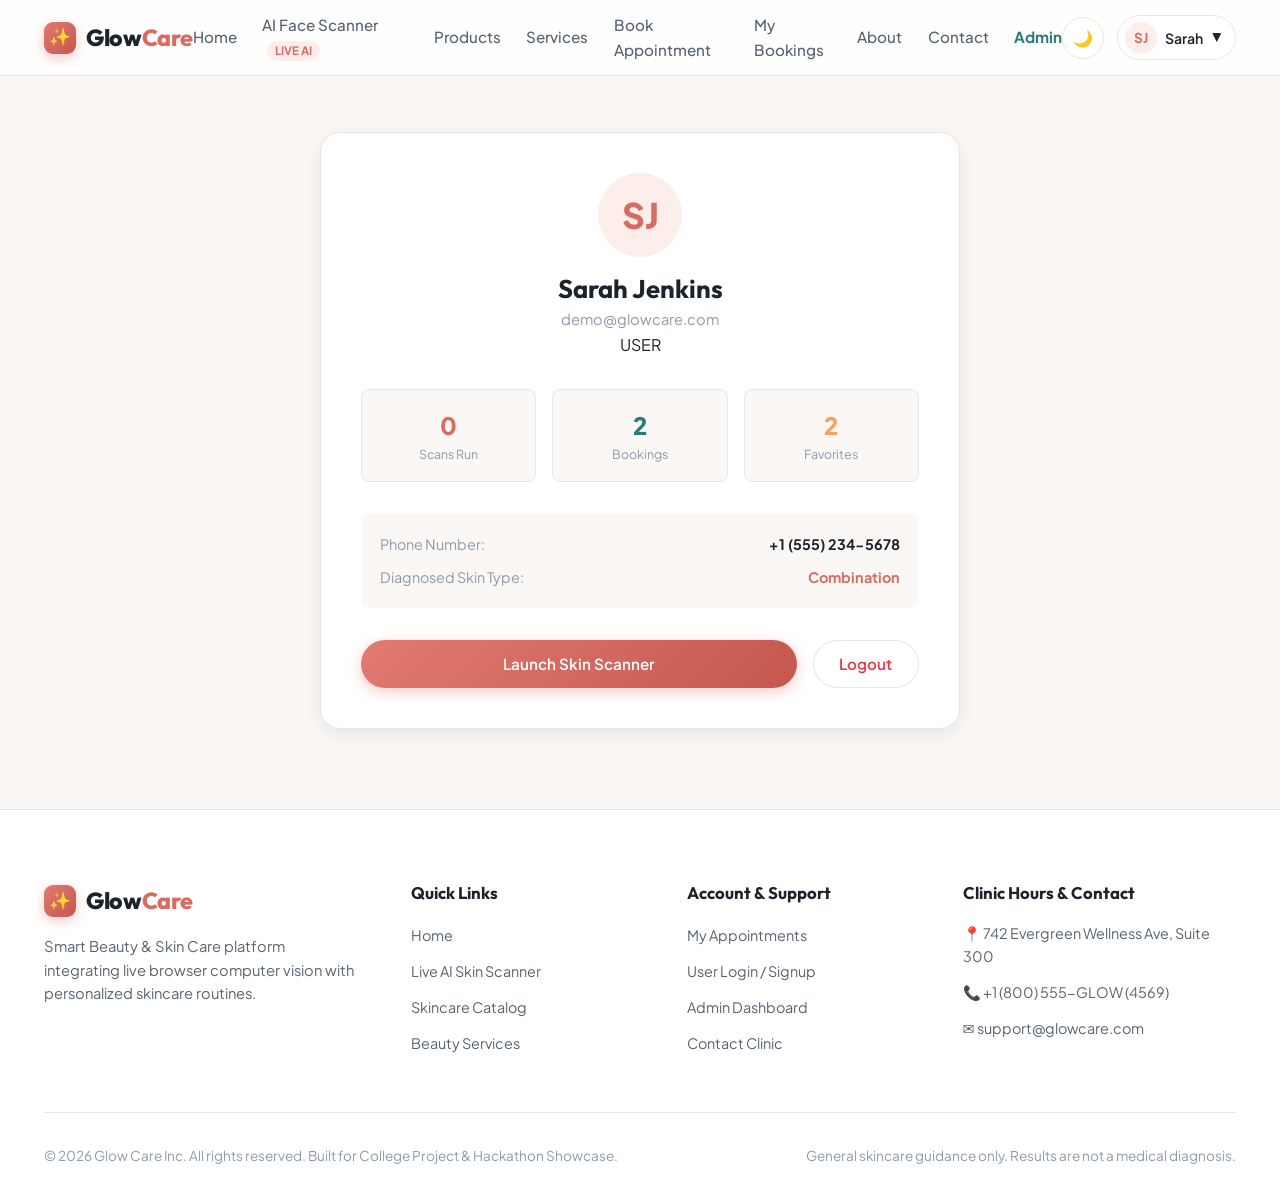
<file: auth.html>
<!DOCTYPE html>
<html lang="en">
<head>
  <meta charset="UTF-8">
  <meta name="viewport" content="width=device-width, initial-scale=1.0">
  <title>Login / Signup & User Profile | Glow Care</title>
  <meta name="description" content="Access your personalized skin health records, favorite products, and appointment history with Glow Care.">
  
  <link rel="stylesheet" href="css/style.css">
  <link rel="icon" href="data:image/svg+xml,<svg xmlns='http://www.w3.org/2000/svg' viewBox='0 0 100 100'><text y='.9em' font-size='90'>👤</text></svg>">
  <style>
    .auth-wrapper-box {
      max-width: 520px;
      margin: 0 auto;
      background: var(--bg-surface);
      border: 1px solid var(--border-light);
      border-radius: var(--radius-lg);
      padding: 2.5rem;
      box-shadow: var(--shadow-md);
    }
    .auth-tabs {
      display: flex;
      border-bottom: 1px solid var(--border-light);
      margin-bottom: 2rem;
    }
    .auth-tab-btn {
      flex: 1;
      padding: 0.8rem;
      font-weight: 700;
      color: var(--text-secondary);
      border-bottom: 3px solid transparent;
      text-align: center;
      cursor: pointer;
    }
    .auth-tab-btn.active {
      color: var(--primary);
      border-bottom-color: var(--primary);
    }
    .demo-login-box {
      margin-top: 1.8rem;
      padding: 1.2rem;
      background: var(--bg-main);
      border-radius: var(--radius-sm);
      border: 1px dashed var(--border-light);
      text-align: center;
    }
  </style>
</head>
<body>

  <!-- Navigation Header -->
  <header class="site-header">
    <div class="container nav-container">
      <a href="index.html" class="brand-logo">
        <div class="brand-sparkle">✨</div>
        <div class="brand-name">Glow<span>Care</span></div>
      </a>

      <nav class="nav-menu">
        <a href="index.html" class="nav-link">Home</a>
        <a href="scanner.html" class="nav-link">
          AI Face Scanner <span class="nav-badge-pill">Live AI</span>
        </a>
        <a href="products.html" class="nav-link">Products</a>
        <a href="services.html" class="nav-link">Services</a>
        <a href="book.html" class="nav-link">Book Appointment</a>
        <a href="my-appointments.html" class="nav-link">My Bookings</a>
        <a href="about.html" class="nav-link">About</a>
        <a href="contact.html" class="nav-link">Contact</a>
        <a href="admin.html" class="nav-link" id="nav-admin-link" style="color:var(--secondary); font-weight:700;">Admin</a>
      </nav>

      <div class="nav-actions">
        <button id="theme-toggle-btn" class="btn-icon" title="Toggle Light/Dark Theme">🌙</button>

        <div class="user-menu-wrapper">
          <button id="user-avatar-btn" class="user-avatar-btn">
            <div id="nav-user-initials" class="avatar-circle">SJ</div>
            <span id="nav-user-name">Sarah</span>
            <span style="font-size:0.75rem;">▼</span>
          </button>
          
          <div id="user-dropdown-panel" class="dropdown-panel">
            <div class="dropdown-header">
              <div class="name">Sarah Jenkins</div>
              <div class="email">demo@glowcare.com</div>
            </div>
            <a href="my-appointments.html" class="dropdown-item">📅 My Appointments</a>
            <a href="scanner.html" class="dropdown-item">🔬 My Skin Scan</a>
            <a href="auth.html" class="dropdown-item">👤 Account Profile</a>
            <a href="admin.html" class="dropdown-item">⚙️ Admin Dashboard</a>
            <div class="dropdown-divider"></div>
            <button onclick="handleLogout()" class="dropdown-item" style="color:var(--status-danger);">🚪 Logout</button>
          </div>
        </div>

        <button class="mobile-nav-toggle btn-icon" aria-label="Toggle navigation">
          <span></span>
          <span></span>
          <span></span>
        </button>
      </div>
    </div>
  </header>

  <!-- Main Auth Section -->
  <main style="padding: 3.5rem 0 5rem;">
    <div class="container">

      <!-- Logged-in Profile View (Shown when user is logged in) -->
      <div id="auth-profile-card" class="auth-wrapper-box" style="display:none; max-width:640px;">
        <div style="text-align:center; margin-bottom:2rem;">
          <div style="width:84px; height:84px; border-radius:50%; background:var(--primary-light); color:var(--primary); font-size:2.2rem; font-weight:800; display:flex; align-items:center; justify-content:center; margin:0 auto 1rem;">
            SJ
          </div>
          <h2 id="profile-name" style="font-size:1.6rem; margin-bottom:0.2rem;">Sarah Jenkins</h2>
          <div id="profile-email" style="color:var(--text-muted); font-size:0.92rem;">demo@glowcare.com</div>
          <span id="profile-role" class="status-pill status-confirmed" style="margin-top:0.6rem;">USER</span>
        </div>

        <!-- Stats Grid -->
        <div style="display:grid; grid-template-columns:repeat(3, 1fr); gap:1rem; margin-bottom:2rem; text-align:center;">
          <div style="background:var(--bg-main); padding:1rem; border-radius:var(--radius-sm); border:1px solid var(--border-light);">
            <div id="profile-stat-scans" style="font-size:1.5rem; font-weight:800; color:var(--primary);">1</div>
            <div style="font-size:0.78rem; color:var(--text-muted);">Scans Run</div>
          </div>
          <div style="background:var(--bg-main); padding:1rem; border-radius:var(--radius-sm); border:1px solid var(--border-light);">
            <div id="profile-stat-appts" style="font-size:1.5rem; font-weight:800; color:var(--secondary);">2</div>
            <div style="font-size:0.78rem; color:var(--text-muted);">Bookings</div>
          </div>
          <div style="background:var(--bg-main); padding:1rem; border-radius:var(--radius-sm); border:1px solid var(--border-light);">
            <div id="profile-stat-favs" style="font-size:1.5rem; font-weight:800; color:var(--accent-peach);">2</div>
            <div style="font-size:0.78rem; color:var(--text-muted);">Favorites</div>
          </div>
        </div>

        <!-- Details -->
        <div style="background:var(--bg-main); border-radius:var(--radius-sm); padding:1.2rem; margin-bottom:2rem; font-size:0.9rem; display:flex; flex-direction:column; gap:0.6rem;">
          <div style="display:flex; justify-content:space-between;">
            <span style="color:var(--text-muted);">Phone Number:</span>
            <strong id="profile-phone">+1 (555) 234-5678</strong>
          </div>
          <div style="display:flex; justify-content:space-between;">
            <span style="color:var(--text-muted);">Diagnosed Skin Type:</span>
            <strong id="profile-skintype" style="color:var(--primary);">Combination</strong>
          </div>
        </div>

        <div style="display:flex; gap:1rem;">
          <a href="scanner.html" class="btn btn-primary" style="flex:1;">Launch Skin Scanner</a>
          <button id="btn-profile-logout" class="btn btn-secondary" style="color:var(--status-danger);">Logout</button>
        </div>
      </div>

      <!-- Auth Forms Container (Login / Signup) -->
      <div id="auth-forms-container" class="auth-wrapper-box">
        <div class="auth-tabs">
          <div id="tab-login-btn" class="auth-tab-btn active">Sign In</div>
          <div id="tab-signup-btn" class="auth-tab-btn">Create Account</div>
        </div>

        <!-- Login Form -->
        <div id="panel-login">
          <form id="form-login">
            <div style="margin-bottom:1.2rem;">
              <label for="login-email" class="form-label">Email Address</label>
              <input type="email" id="login-email" class="form-input" style="width:100%;" placeholder="user@example.com" required>
            </div>

            <div style="margin-bottom:1.5rem;">
              <label for="login-password" class="form-label">Password</label>
              <input type="password" id="login-password" class="form-input" style="width:100%;" placeholder="••••••••" required>
            </div>

            <button type="submit" class="btn btn-primary btn-lg" style="width:100%;">Sign In</button>
          </form>

          <!-- Quick 1-Click Demo Login Shortcuts for Hackathon Judges / College Evaluators -->
          <div class="demo-login-box">
            <div style="font-size:0.85rem; font-weight:700; margin-bottom:0.6rem; color:var(--text-secondary);">
              ⚡ Quick 1-Click Demo Login
            </div>
            <div style="display:flex; gap:0.6rem; justify-content:center;">
              <button id="btn-fill-demo-user" class="btn btn-secondary btn-sm">Demo User (Sarah)</button>
              <button id="btn-fill-demo-admin" class="btn btn-secondary btn-sm" style="color:var(--secondary); border-color:var(--secondary);">Demo Admin (Dr. Elena)</button>
            </div>
          </div>
        </div>

        <!-- Signup Form -->
        <div id="panel-signup" style="display:none;">
          <form id="form-signup">
            <div style="margin-bottom:1rem;">
              <label for="signup-name" class="form-label">Full Name *</label>
              <input type="text" id="signup-name" class="form-input" style="width:100%;" placeholder="Jane Doe" required>
            </div>

            <div style="margin-bottom:1rem;">
              <label for="signup-email" class="form-label">Email Address *</label>
              <input type="email" id="signup-email" class="form-input" style="width:100%;" placeholder="jane@example.com" required>
            </div>

            <div style="margin-bottom:1rem;">
              <label for="signup-phone" class="form-label">Phone Number (Optional)</label>
              <input type="tel" id="signup-phone" class="form-input" style="width:100%;" placeholder="+1 (555) 000-0000">
            </div>

            <div style="margin-bottom:1rem;">
              <label for="signup-skintype" class="form-label">Primary Skin Type (Self-assessed)</label>
              <select id="signup-skintype" class="form-select" style="width:100%;">
                <option value="Not Sure">Not Sure (I will use Face Scanner)</option>
                <option value="Combination">Combination Skin</option>
                <option value="Oily">Oily Skin</option>
                <option value="Dry">Dry Skin</option>
                <option value="Sensitive">Sensitive Skin</option>
                <option value="Normal">Normal Balance</option>
              </select>
            </div>

            <div style="margin-bottom:1.5rem;">
              <label for="signup-password" class="form-label">Create Password *</label>
              <input type="password" id="signup-password" class="form-input" style="width:100%;" placeholder="Minimum 6 characters" required>
            </div>

            <button type="submit" class="btn btn-primary btn-lg" style="width:100%;">Create Free Account</button>
          </form>
        </div>

      </div>

    </div>
  </main>

  <!-- Footer -->
  <footer class="site-footer">
    <div class="container">
      <div class="footer-grid">
        <div>
          <a href="index.html" class="brand-logo" style="margin-bottom:0.8rem;">
            <div class="brand-sparkle">✨</div>
            <div class="brand-name">Glow<span>Care</span></div>
          </a>
          <p class="footer-brand-desc">
            Smart Beauty & Skin Care platform integrating live browser computer vision with personalized skincare routines.
          </p>
        </div>

        <div>
          <h4 class="footer-col-title">Quick Links</h4>
          <ul class="footer-links-list">
            <li><a href="index.html" class="footer-link">Home</a></li>
            <li><a href="scanner.html" class="footer-link">Live AI Skin Scanner</a></li>
            <li><a href="products.html" class="footer-link">Skincare Catalog</a></li>
            <li><a href="services.html" class="footer-link">Beauty Services</a></li>
          </ul>
        </div>

        <div>
          <h4 class="footer-col-title">Account & Support</h4>
          <ul class="footer-links-list">
            <li><a href="my-appointments.html" class="footer-link">My Appointments</a></li>
            <li><a href="auth.html" class="footer-link">User Login / Signup</a></li>
            <li><a href="admin.html" class="footer-link">Admin Dashboard</a></li>
            <li><a href="contact.html" class="footer-link">Contact Clinic</a></li>
          </ul>
        </div>

        <div>
          <h4 class="footer-col-title">Clinic Hours & Contact</h4>
          <div class="footer-contact-info">
            <p>📍 742 Evergreen Wellness Ave, Suite 300</p>
            <p>📞 +1 (800) 555-GLOW (4569)</p>
            <p>✉️ support@glowcare.com</p>
          </div>
        </div>
      </div>

      <div class="footer-bottom-bar">
        <div>© 2026 Glow Care Inc. All rights reserved. Built for College Project & Hackathon Showcase.</div>
        <div>General skincare guidance only. Results are not a medical diagnosis.</div>
      </div>
    </div>
  </footer>

  <!-- Scripts -->
  <script src="js/store.js"></script>
  <script src="js/navbar.js"></script>
  <script src="js/auth.js"></script>
</body>
</html>
</file>
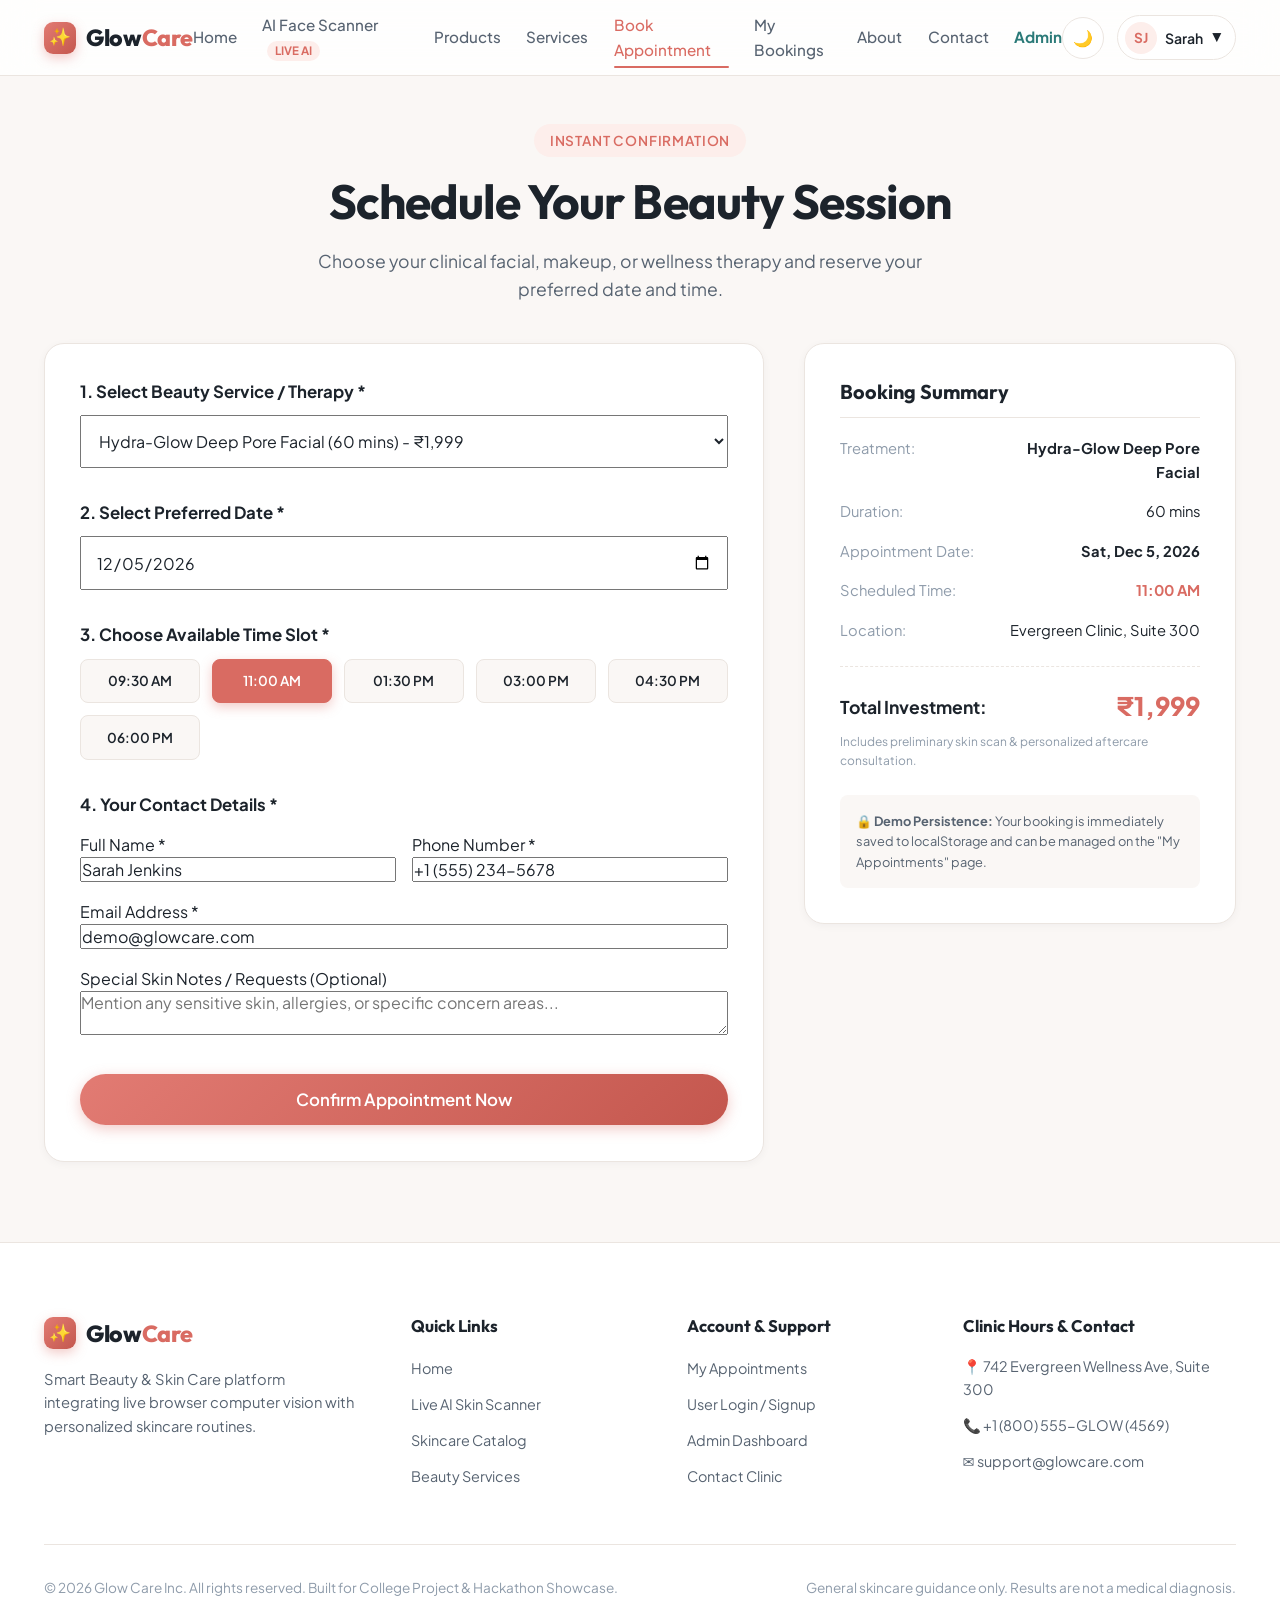
<file: book.html>
<!DOCTYPE html>
<html lang="en">
<head>
  <meta charset="UTF-8">
  <meta name="viewport" content="width=device-width, initial-scale=1.0">
  <title>Book Beauty Appointment | Glow Care</title>
  <meta name="description" content="Schedule your appointment for facials, acne care, makeup, or wellness therapy with Glow Care specialists.">
  
  <link rel="stylesheet" href="css/style.css">
  <link rel="icon" href="data:image/svg+xml,<svg xmlns='http://www.w3.org/2000/svg' viewBox='0 0 100 100'><text y='.9em' font-size='90'>📅</text></svg>">
  <style>
    .booking-layout-grid {
      display: grid;
      grid-template-columns: 1.25fr 0.75fr;
      gap: 2.5rem;
      align-items: start;
    }
    .booking-card {
      background: var(--bg-surface);
      border: 1px solid var(--border-light);
      border-radius: var(--radius-lg);
      padding: 2.2rem;
      box-shadow: var(--shadow-sm);
    }
    .time-slots-grid {
      display: grid;
      grid-template-columns: repeat(auto-fill, minmax(110px, 1fr));
      gap: 0.75rem;
      margin-top: 0.5rem;
    }
    .time-slot-chip {
      padding: 0.65rem 0.5rem;
      text-align: center;
      border: 1.5px solid var(--border-light);
      border-radius: var(--radius-sm);
      font-size: 0.85rem;
      font-weight: 600;
      cursor: pointer;
      background: var(--bg-main);
      transition: all var(--transition-fast);
    }
    .time-slot-chip:hover {
      border-color: var(--primary);
      color: var(--primary);
    }
    .time-slot-chip.active {
      background: var(--primary);
      color: white;
      border-color: var(--primary);
      box-shadow: 0 4px 12px var(--primary-glow);
    }
    @media (max-width: 900px) {
      .booking-layout-grid {
        grid-template-columns: 1fr;
      }
    }
  </style>
</head>
<body>

  <!-- Navigation Header -->
  <header class="site-header">
    <div class="container nav-container">
      <a href="index.html" class="brand-logo">
        <div class="brand-sparkle">✨</div>
        <div class="brand-name">Glow<span>Care</span></div>
      </a>

      <nav class="nav-menu">
        <a href="index.html" class="nav-link">Home</a>
        <a href="scanner.html" class="nav-link">
          AI Face Scanner <span class="nav-badge-pill">Live AI</span>
        </a>
        <a href="products.html" class="nav-link">Products</a>
        <a href="services.html" class="nav-link">Services</a>
        <a href="book.html" class="nav-link active">Book Appointment</a>
        <a href="my-appointments.html" class="nav-link">My Bookings</a>
        <a href="about.html" class="nav-link">About</a>
        <a href="contact.html" class="nav-link">Contact</a>
        <a href="admin.html" class="nav-link" id="nav-admin-link" style="color:var(--secondary); font-weight:700;">Admin</a>
      </nav>

      <div class="nav-actions">
        <button id="theme-toggle-btn" class="btn-icon" title="Toggle Light/Dark Theme">🌙</button>

        <div class="user-menu-wrapper">
          <button id="user-avatar-btn" class="user-avatar-btn">
            <div id="nav-user-initials" class="avatar-circle">SJ</div>
            <span id="nav-user-name">Sarah</span>
            <span style="font-size:0.75rem;">▼</span>
          </button>
          
          <div id="user-dropdown-panel" class="dropdown-panel">
            <div class="dropdown-header">
              <div class="name">Sarah Jenkins</div>
              <div class="email">demo@glowcare.com</div>
            </div>
            <a href="my-appointments.html" class="dropdown-item">📅 My Appointments</a>
            <a href="scanner.html" class="dropdown-item">🔬 My Skin Scan</a>
            <a href="auth.html" class="dropdown-item">👤 Account Profile</a>
            <a href="admin.html" class="dropdown-item">⚙️ Admin Dashboard</a>
            <div class="dropdown-divider"></div>
            <button onclick="handleLogout()" class="dropdown-item" style="color:var(--status-danger);">🚪 Logout</button>
          </div>
        </div>

        <button class="mobile-nav-toggle btn-icon" aria-label="Toggle navigation">
          <span></span>
          <span></span>
          <span></span>
        </button>
      </div>
    </div>
  </header>

  <!-- Main Booking Section -->
  <main style="padding: 3rem 0 5rem;">
    <div class="container">
      
      <div style="text-align:center; max-width:680px; margin:0 auto 2.5rem;">
        <span class="section-tag">Instant Confirmation</span>
        <h1 class="section-title">Schedule Your Beauty Session</h1>
        <p class="section-desc">
          Choose your clinical facial, makeup, or wellness therapy and reserve your preferred date and time.
        </p>
      </div>

      <div class="booking-layout-grid">
        
        <!-- Booking Form -->
        <div class="booking-card">
          <form id="appointment-booking-form">
            
            <!-- Step 1: Service Selection -->
            <div style="margin-bottom: 2rem;">
              <label for="booking-service-select" style="font-weight:700; font-size:1.05rem; display:block; margin-bottom:0.6rem;">
                1. Select Beauty Service / Therapy *
              </label>
              <select id="booking-service-select" class="form-select" style="width:100%; padding:0.85rem;" required>
                <!-- Populated dynamically by js/book.js -->
              </select>
            </div>

            <!-- Step 2: Date Selection -->
            <div style="margin-bottom: 2rem;">
              <label for="booking-date" style="font-weight:700; font-size:1.05rem; display:block; margin-bottom:0.6rem;">
                2. Select Preferred Date *
              </label>
              <input type="date" id="booking-date" class="form-input" style="width:100%; padding:0.85rem;" required>
            </div>

            <!-- Step 3: Time Slot Selection -->
            <div style="margin-bottom: 2rem;">
              <label style="font-weight:700; font-size:1.05rem; display:block; margin-bottom:0.6rem;">
                3. Choose Available Time Slot *
              </label>
              <div class="time-slots-grid">
                <div class="time-slot-chip" data-time="09:30 AM">09:30 AM</div>
                <div class="time-slot-chip active" data-time="11:00 AM">11:00 AM</div>
                <div class="time-slot-chip" data-time="01:30 PM">01:30 PM</div>
                <div class="time-slot-chip" data-time="03:00 PM">03:00 PM</div>
                <div class="time-slot-chip" data-time="04:30 PM">04:30 PM</div>
                <div class="time-slot-chip" data-time="06:00 PM">06:00 PM</div>
              </div>
            </div>

            <!-- Step 4: Contact Details -->
            <div style="margin-bottom: 2rem;">
              <label style="font-weight:700; font-size:1.05rem; display:block; margin-bottom:0.8rem;">
                4. Your Contact Details *
              </label>
              
              <div style="display:grid; grid-template-columns: 1fr 1fr; gap:1rem; margin-bottom:1rem;">
                <div>
                  <label for="booking-name" class="form-label">Full Name *</label>
                  <input type="text" id="booking-name" class="form-input" style="width:100%;" placeholder="e.g. Sarah Jenkins" required>
                </div>
                <div>
                  <label for="booking-phone" class="form-label">Phone Number *</label>
                  <input type="tel" id="booking-phone" class="form-input" style="width:100%;" placeholder="+1 (555) 234-5678" required>
                </div>
              </div>

              <div style="margin-bottom:1rem;">
                <label for="booking-email" class="form-label">Email Address *</label>
                <input type="email" id="booking-email" class="form-input" style="width:100%;" placeholder="sarah@example.com" required>
              </div>

              <div>
                <label for="booking-notes" class="form-label">Special Skin Notes / Requests (Optional)</label>
                <textarea id="booking-notes" class="form-textarea" style="width:100%;" placeholder="Mention any sensitive skin, allergies, or specific concern areas..."></textarea>
              </div>
            </div>

            <!-- Submit Button -->
            <button type="submit" class="btn btn-primary btn-lg" style="width:100%;">
              Confirm Appointment Now
            </button>
          </form>
        </div>

        <!-- Right: Real-time Booking Summary Card -->
        <div class="booking-card" style="position:sticky; top:calc(var(--header-height) + 1.5rem);">
          <h3 style="font-size:1.25rem; font-weight:700; margin-bottom:1.2rem; padding-bottom:0.8rem; border-bottom:1px solid var(--border-light);">
            Booking Summary
          </h3>

          <div style="display:flex; flex-direction:column; gap:1rem; margin-bottom:1.5rem; font-size:0.92rem;">
            <div style="display:flex; justify-content:space-between;">
              <span style="color:var(--text-muted);">Treatment:</span>
              <strong id="summary-service-name" style="text-align:right; max-width:200px;">Hydra-Glow Facial</strong>
            </div>

            <div style="display:flex; justify-content:space-between;">
              <span style="color:var(--text-muted);">Duration:</span>
              <span id="summary-service-dur">60 mins</span>
            </div>

            <div style="display:flex; justify-content:space-between;">
              <span style="color:var(--text-muted);">Appointment Date:</span>
              <strong id="summary-booking-date">Tomorrow</strong>
            </div>

            <div style="display:flex; justify-content:space-between;">
              <span style="color:var(--text-muted);">Scheduled Time:</span>
              <strong id="summary-booking-time" style="color:var(--primary);">11:00 AM</strong>
            </div>

            <div style="display:flex; justify-content:space-between;">
              <span style="color:var(--text-muted);">Location:</span>
              <span>Evergreen Clinic, Suite 300</span>
            </div>
          </div>

          <div style="border-top:1.5px dashed var(--border-light); padding-top:1.2rem; margin-bottom:1.5rem;">
            <div style="display:flex; justify-content:space-between; align-items:center;">
              <span style="font-size:1.1rem; font-weight:700;">Total Investment:</span>
              <span id="summary-total-price" style="font-size:1.6rem; font-weight:800; color:var(--primary);">₹1,999</span>
            </div>
            <div style="font-size:0.75rem; color:var(--text-muted); margin-top:0.3rem;">
              Includes preliminary skin scan & personalized aftercare consultation.
            </div>
          </div>

          <div style="background:var(--bg-main); padding:1rem; border-radius:var(--radius-sm); font-size:0.8rem; color:var(--text-secondary);">
            🔒 <strong>Demo Persistence:</strong> Your booking is immediately saved to localStorage and can be managed on the "My Appointments" page.
          </div>
        </div>

      </div>

    </div>
  </main>

  <!-- Booking Confirmation Success Modal -->
  <div id="booking-success-modal" class="modal-overlay">
    <div class="modal-card" style="text-align:center; max-width:500px;">
      <div style="width:70px; height:70px; border-radius:50%; background:rgba(82, 183, 136, 0.15); color:#2A9D8F; font-size:2.2rem; display:flex; align-items:center; justify-content:center; margin:0 auto 1.2rem;">
        ✓
      </div>
      <h2 style="font-size:1.6rem; margin-bottom:0.4rem;">Appointment Confirmed!</h2>
      <p style="color:var(--text-secondary); font-size:0.92rem; margin-bottom:1.5rem;">
        Your beauty session has been scheduled successfully.
      </p>

      <div style="background:var(--bg-main); border:1px solid var(--border-light); border-radius:var(--radius-md); padding:1.2rem; text-align:left; margin-bottom:1.5rem; font-size:0.88rem;">
        <div style="display:flex; justify-content:space-between; margin-bottom:0.5rem;">
          <span style="color:var(--text-muted);">Booking Reference:</span>
          <strong id="modal-ref-code" style="color:var(--primary); font-family:monospace; font-size:1rem;">GC-2026-1044</strong>
        </div>
        <div style="display:flex; justify-content:space-between; margin-bottom:0.5rem;">
          <span style="color:var(--text-muted);">Treatment:</span>
          <strong id="modal-conf-service">Hydra-Glow Facial</strong>
        </div>
        <div style="display:flex; justify-content:space-between; margin-bottom:0.5rem;">
          <span style="color:var(--text-muted);">Date & Time:</span>
          <span id="modal-conf-datetime">2026-09-28 at 11:00 AM</span>
        </div>
        <div style="display:flex; justify-content:space-between;">
          <span style="color:var(--text-muted);">Client Name:</span>
          <span id="modal-conf-name">Sarah Jenkins</span>
        </div>
      </div>

      <div style="display:flex; gap:0.8rem;">
        <a href="my-appointments.html" class="btn btn-primary" style="flex:1;">View My Bookings</a>
        <button class="btn btn-secondary" onclick="document.getElementById('booking-success-modal').classList.remove('active');">Book Another</button>
      </div>
    </div>
  </div>

  <!-- Footer -->
  <footer class="site-footer">
    <div class="container">
      <div class="footer-grid">
        <div>
          <a href="index.html" class="brand-logo" style="margin-bottom:0.8rem;">
            <div class="brand-sparkle">✨</div>
            <div class="brand-name">Glow<span>Care</span></div>
          </a>
          <p class="footer-brand-desc">
            Smart Beauty & Skin Care platform integrating live browser computer vision with personalized skincare routines.
          </p>
        </div>

        <div>
          <h4 class="footer-col-title">Quick Links</h4>
          <ul class="footer-links-list">
            <li><a href="index.html" class="footer-link">Home</a></li>
            <li><a href="scanner.html" class="footer-link">Live AI Skin Scanner</a></li>
            <li><a href="products.html" class="footer-link">Skincare Catalog</a></li>
            <li><a href="services.html" class="footer-link">Beauty Services</a></li>
          </ul>
        </div>

        <div>
          <h4 class="footer-col-title">Account & Support</h4>
          <ul class="footer-links-list">
            <li><a href="my-appointments.html" class="footer-link">My Appointments</a></li>
            <li><a href="auth.html" class="footer-link">User Login / Signup</a></li>
            <li><a href="admin.html" class="footer-link">Admin Dashboard</a></li>
            <li><a href="contact.html" class="footer-link">Contact Clinic</a></li>
          </ul>
        </div>

        <div>
          <h4 class="footer-col-title">Clinic Hours & Contact</h4>
          <div class="footer-contact-info">
            <p>📍 742 Evergreen Wellness Ave, Suite 300</p>
            <p>📞 +1 (800) 555-GLOW (4569)</p>
            <p>✉️ support@glowcare.com</p>
          </div>
        </div>
      </div>

      <div class="footer-bottom-bar">
        <div>© 2026 Glow Care Inc. All rights reserved. Built for College Project & Hackathon Showcase.</div>
        <div>General skincare guidance only. Results are not a medical diagnosis.</div>
      </div>
    </div>
  </footer>

  <!-- Scripts -->
  <script src="js/store.js"></script>
  <script src="js/navbar.js"></script>
  <script src="js/book.js"></script>
</body>
</html>
</file>
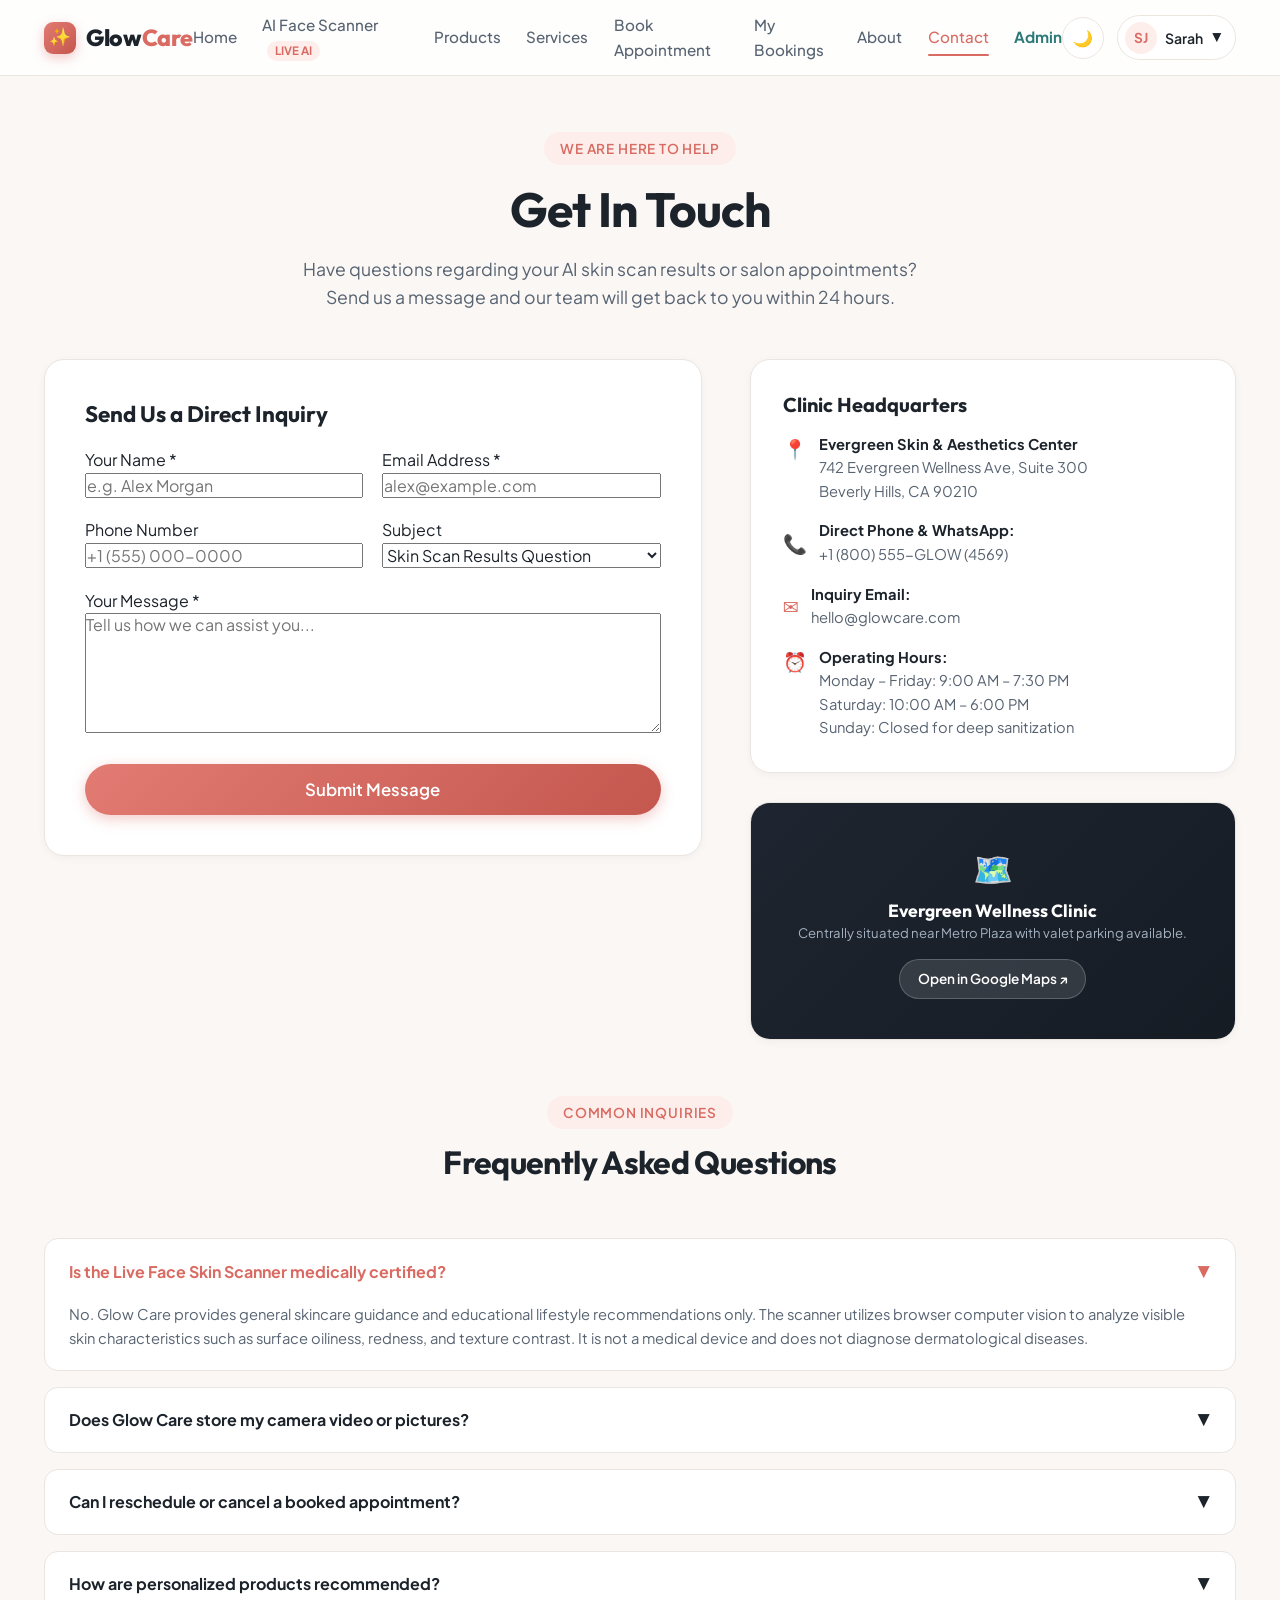
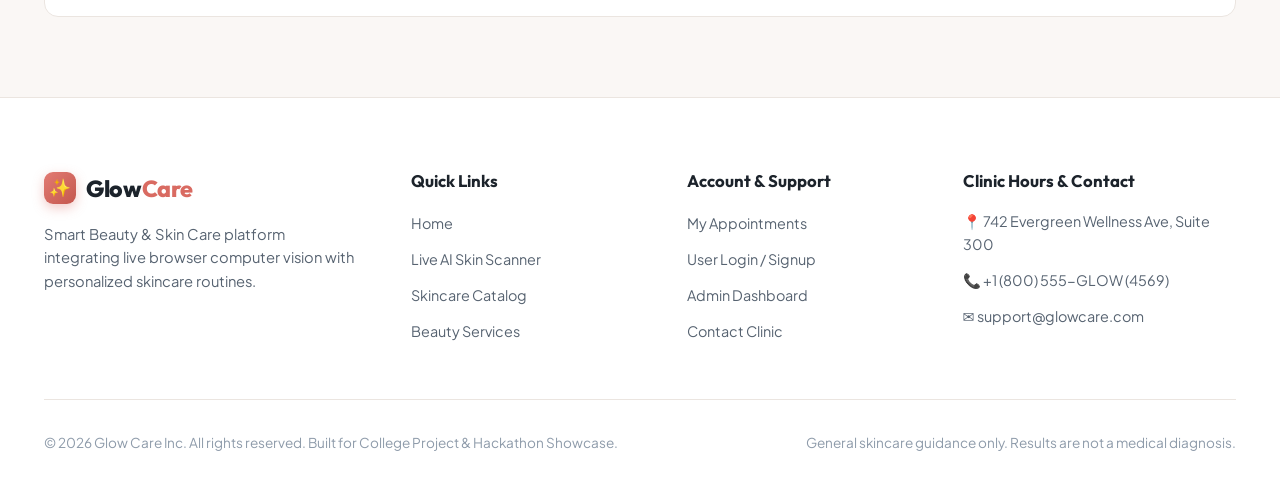
<file: contact.html>
<!DOCTYPE html>
<html lang="en">
<head>
  <meta charset="UTF-8">
  <meta name="viewport" content="width=device-width, initial-scale=1.0">
  <title>Contact Us & Clinic Location | Glow Care</title>
  <meta name="description" content="Reach out to the Glow Care skincare team, consult aesthetic professionals, or visit our wellness clinic.">
  
  <link rel="stylesheet" href="css/style.css">
  <link rel="icon" href="data:image/svg+xml,<svg xmlns='http://www.w3.org/2000/svg' viewBox='0 0 100 100'><text y='.9em' font-size='90'>📞</text></svg>">
  <style>
    .contact-layout-grid {
      display: grid;
      grid-template-columns: 1.15fr 0.85fr;
      gap: 3rem;
      align-items: start;
    }
    .faq-accordion-group {
      display: flex;
      flex-direction: column;
      gap: 1rem;
      margin-top: 3.5rem;
    }
    .faq-item {
      background: var(--bg-surface);
      border: 1px solid var(--border-light);
      border-radius: var(--radius-md);
      overflow: hidden;
      transition: all var(--transition-fast);
    }
    .faq-question {
      padding: 1.2rem 1.5rem;
      font-weight: 700;
      font-size: 1rem;
      cursor: pointer;
      display: flex;
      justify-content: space-between;
      align-items: center;
    }
    .faq-answer {
      padding: 0 1.5rem 1.2rem;
      font-size: 0.92rem;
      color: var(--text-secondary);
      line-height: 1.6;
      display: none;
    }
    .faq-item.open .faq-answer {
      display: block;
    }
    .faq-item.open .faq-question {
      color: var(--primary);
    }
    @media (max-width: 900px) {
      .contact-layout-grid {
        grid-template-columns: 1fr;
      }
    }
  </style>
</head>
<body>

  <!-- Navigation Header -->
  <header class="site-header">
    <div class="container nav-container">
      <a href="index.html" class="brand-logo">
        <div class="brand-sparkle">✨</div>
        <div class="brand-name">Glow<span>Care</span></div>
      </a>

      <nav class="nav-menu">
        <a href="index.html" class="nav-link">Home</a>
        <a href="scanner.html" class="nav-link">
          AI Face Scanner <span class="nav-badge-pill">Live AI</span>
        </a>
        <a href="products.html" class="nav-link">Products</a>
        <a href="services.html" class="nav-link">Services</a>
        <a href="book.html" class="nav-link">Book Appointment</a>
        <a href="my-appointments.html" class="nav-link">My Bookings</a>
        <a href="about.html" class="nav-link">About</a>
        <a href="contact.html" class="nav-link active">Contact</a>
        <a href="admin.html" class="nav-link" id="nav-admin-link" style="color:var(--secondary); font-weight:700;">Admin</a>
      </nav>

      <div class="nav-actions">
        <button id="theme-toggle-btn" class="btn-icon" title="Toggle Light/Dark Theme">🌙</button>

        <div class="user-menu-wrapper">
          <button id="user-avatar-btn" class="user-avatar-btn">
            <div id="nav-user-initials" class="avatar-circle">SJ</div>
            <span id="nav-user-name">Sarah</span>
            <span style="font-size:0.75rem;">▼</span>
          </button>
          
          <div id="user-dropdown-panel" class="dropdown-panel">
            <div class="dropdown-header">
              <div class="name">Sarah Jenkins</div>
              <div class="email">demo@glowcare.com</div>
            </div>
            <a href="my-appointments.html" class="dropdown-item">📅 My Appointments</a>
            <a href="scanner.html" class="dropdown-item">🔬 My Skin Scan</a>
            <a href="auth.html" class="dropdown-item">👤 Account Profile</a>
            <a href="admin.html" class="dropdown-item">⚙️ Admin Dashboard</a>
            <div class="dropdown-divider"></div>
            <button onclick="handleLogout()" class="dropdown-item" style="color:var(--status-danger);">🚪 Logout</button>
          </div>
        </div>

        <button class="mobile-nav-toggle btn-icon" aria-label="Toggle navigation">
          <span></span>
          <span></span>
          <span></span>
        </button>
      </div>
    </div>
  </header>

  <!-- Contact Main Section -->
  <main style="padding: 3.5rem 0 5rem;">
    <div class="container">

      <!-- Page Header -->
      <div style="text-align:center; max-width:700px; margin:0 auto 3rem;">
        <span class="section-tag">We are here to help</span>
        <h1 class="section-title">Get In Touch</h1>
        <p class="section-desc">
          Have questions regarding your AI skin scan results or salon appointments? Send us a message and our team will get back to you within 24 hours.
        </p>
      </div>

      <div class="contact-layout-grid">
        
        <!-- Left: Validated Contact Form -->
        <div style="background:var(--bg-surface); border:1px solid var(--border-light); border-radius:var(--radius-lg); padding:2.5rem; box-shadow:var(--shadow-sm);">
          <h2 style="font-size:1.4rem; margin-bottom:1.2rem;">Send Us a Direct Inquiry</h2>
          
          <form id="glow-contact-form">
            <div style="display:grid; grid-template-columns: 1fr 1fr; gap:1.2rem; margin-bottom:1.2rem;">
              <div>
                <label for="contact-name" class="form-label">Your Name *</label>
                <input type="text" id="contact-name" class="form-input" style="width:100%;" placeholder="e.g. Alex Morgan" required>
              </div>
              <div>
                <label for="contact-email" class="form-label">Email Address *</label>
                <input type="email" id="contact-email" class="form-input" style="width:100%;" placeholder="alex@example.com" required>
              </div>
            </div>

            <div style="display:grid; grid-template-columns: 1fr 1fr; gap:1.2rem; margin-bottom:1.2rem;">
              <div>
                <label for="contact-phone" class="form-label">Phone Number</label>
                <input type="tel" id="contact-phone" class="form-input" style="width:100%;" placeholder="+1 (555) 000-0000">
              </div>
              <div>
                <label for="contact-subject" class="form-label">Subject</label>
                <select id="contact-subject" class="form-select" style="width:100%;">
                  <option value="Skin Scan Results Question">Skin Scan Results Question</option>
                  <option value="Appointment Reschedule / Inquiry">Appointment Reschedule / Inquiry</option>
                  <option value="Product Formulation Question">Product Formulation Question</option>
                  <option value="General Feedback">General Feedback</option>
                </select>
              </div>
            </div>

            <div style="margin-bottom:1.5rem;">
              <label for="contact-message" class="form-label">Your Message *</label>
              <textarea id="contact-message" class="form-textarea" style="width:100%; min-height:120px;" placeholder="Tell us how we can assist you..." required></textarea>
            </div>

            <button type="submit" class="btn btn-primary btn-lg" style="width:100%;">
              Submit Message
            </button>
          </form>
        </div>

        <!-- Right: Clinic Information & Map Mockup -->
        <div style="display:flex; flex-direction:column; gap:1.8rem;">
          
          <div style="background:var(--bg-surface); border:1px solid var(--border-light); border-radius:var(--radius-lg); padding:2rem; box-shadow:var(--shadow-sm);">
            <h3 style="font-size:1.25rem; font-weight:700; margin-bottom:1rem;">Clinic Headquarters</h3>
            
            <div style="display:flex; flex-direction:column; gap:1rem; font-size:0.92rem; color:var(--text-secondary);">
              <div style="display:flex; align-items:flex-start; gap:0.75rem;">
                <span style="font-size:1.2rem; color:var(--primary);">📍</span>
                <div>
                  <strong style="color:var(--text-primary); display:block;">Evergreen Skin & Aesthetics Center</strong>
                  742 Evergreen Wellness Ave, Suite 300<br>
                  Beverly Hills, CA 90210
                </div>
              </div>

              <div style="display:flex; align-items:center; gap:0.75rem;">
                <span style="font-size:1.2rem; color:var(--primary);">📞</span>
                <div>
                  <strong style="color:var(--text-primary); display:block;">Direct Phone & WhatsApp:</strong>
                  +1 (800) 555-GLOW (4569)
                </div>
              </div>

              <div style="display:flex; align-items:center; gap:0.75rem;">
                <span style="font-size:1.2rem; color:var(--primary);">✉️</span>
                <div>
                  <strong style="color:var(--text-primary); display:block;">Inquiry Email:</strong>
                  hello@glowcare.com
                </div>
              </div>

              <div style="display:flex; align-items:flex-start; gap:0.75rem;">
                <span style="font-size:1.2rem; color:var(--primary);">⏰</span>
                <div>
                  <strong style="color:var(--text-primary); display:block;">Operating Hours:</strong>
                  Monday – Friday: 9:00 AM – 7:30 PM<br>
                  Saturday: 10:00 AM – 6:00 PM<br>
                  Sunday: Closed for deep sanitization
                </div>
              </div>
            </div>
          </div>

          <!-- Stylized Interactive Map Mockup -->
          <div style="background:var(--bg-surface); border:1px solid var(--border-light); border-radius:var(--radius-lg); overflow:hidden; box-shadow:var(--shadow-sm);">
            <div style="background:linear-gradient(135deg, #1E2530 0%, #161C24 100%); padding:2.5rem 1.5rem; text-align:center; color:white;">
              <div style="font-size:2rem; margin-bottom:0.4rem;">🗺️</div>
              <h4 style="font-size:1.1rem; color:white;">Evergreen Wellness Clinic</h4>
              <p style="font-size:0.82rem; color:#A4B2C1;">Centrally situated near Metro Plaza with valet parking available.</p>
              <a href="https://maps.google.com" target="_blank" rel="noopener noreferrer" class="btn btn-secondary btn-sm" style="margin-top:1rem; background:rgba(255,255,255,0.12); color:white; border-color:rgba(255,255,255,0.2);">
                Open in Google Maps ↗
              </a>
            </div>
          </div>

        </div>
      </div>

      <!-- FAQ Section -->
      <div class="faq-accordion-group">
        <div class="text-center" style="margin-bottom:1.5rem;">
          <span class="section-tag">Common Inquiries</span>
          <h2 class="section-title" style="font-size:2rem;">Frequently Asked Questions</h2>
        </div>

        <div class="faq-item open">
          <div class="faq-question">
            <span>Is the Live Face Skin Scanner medically certified?</span>
            <span>▼</span>
          </div>
          <div class="faq-answer">
            No. Glow Care provides general skincare guidance and educational lifestyle recommendations only. The scanner utilizes browser computer vision to analyze visible skin characteristics such as surface oiliness, redness, and texture contrast. It is not a medical device and does not diagnose dermatological diseases.
          </div>
        </div>

        <div class="faq-item">
          <div class="faq-question">
            <span>Does Glow Care store my camera video or pictures?</span>
            <span>▼</span>
          </div>
          <div class="faq-answer">
            Never. All image processing and pixel analysis are performed entirely client-side inside your browser’s memory. No video stream or biometric frames are transmitted to remote servers.
          </div>
        </div>

        <div class="faq-item">
          <div class="faq-question">
            <span>Can I reschedule or cancel a booked appointment?</span>
            <span>▼</span>
          </div>
          <div class="faq-answer">
            Yes! You can view and cancel any scheduled appointment at any time by visiting the "My Bookings" page.
          </div>
        </div>

        <div class="faq-item">
          <div class="faq-question">
            <span>How are personalized products recommended?</span>
            <span>▼</span>
          </div>
          <div class="faq-answer">
            Our recommendation algorithm matches the primary skin concerns detected during your scan (e.g. acne, dryness, oily shine, dark spots) with safe, non-comedogenic active formulations designed to address those specific concerns.
          </div>
        </div>
      </div>

    </div>
  </main>

  <!-- Footer -->
  <footer class="site-footer">
    <div class="container">
      <div class="footer-grid">
        <div>
          <a href="index.html" class="brand-logo" style="margin-bottom:0.8rem;">
            <div class="brand-sparkle">✨</div>
            <div class="brand-name">Glow<span>Care</span></div>
          </a>
          <p class="footer-brand-desc">
            Smart Beauty & Skin Care platform integrating live browser computer vision with personalized skincare routines.
          </p>
        </div>

        <div>
          <h4 class="footer-col-title">Quick Links</h4>
          <ul class="footer-links-list">
            <li><a href="index.html" class="footer-link">Home</a></li>
            <li><a href="scanner.html" class="footer-link">Live AI Skin Scanner</a></li>
            <li><a href="products.html" class="footer-link">Skincare Catalog</a></li>
            <li><a href="services.html" class="footer-link">Beauty Services</a></li>
          </ul>
        </div>

        <div>
          <h4 class="footer-col-title">Account & Support</h4>
          <ul class="footer-links-list">
            <li><a href="my-appointments.html" class="footer-link">My Appointments</a></li>
            <li><a href="auth.html" class="footer-link">User Login / Signup</a></li>
            <li><a href="admin.html" class="footer-link">Admin Dashboard</a></li>
            <li><a href="contact.html" class="footer-link">Contact Clinic</a></li>
          </ul>
        </div>

        <div>
          <h4 class="footer-col-title">Clinic Hours & Contact</h4>
          <div class="footer-contact-info">
            <p>📍 742 Evergreen Wellness Ave, Suite 300</p>
            <p>📞 +1 (800) 555-GLOW (4569)</p>
            <p>✉️ support@glowcare.com</p>
          </div>
        </div>
      </div>

      <div class="footer-bottom-bar">
        <div>© 2026 Glow Care Inc. All rights reserved. Built for College Project & Hackathon Showcase.</div>
        <div>General skincare guidance only. Results are not a medical diagnosis.</div>
      </div>
    </div>
  </footer>

  <!-- Scripts -->
  <script src="js/store.js"></script>
  <script src="js/navbar.js"></script>
  <script src="js/contact.js"></script>
</body>
</html>
</file>
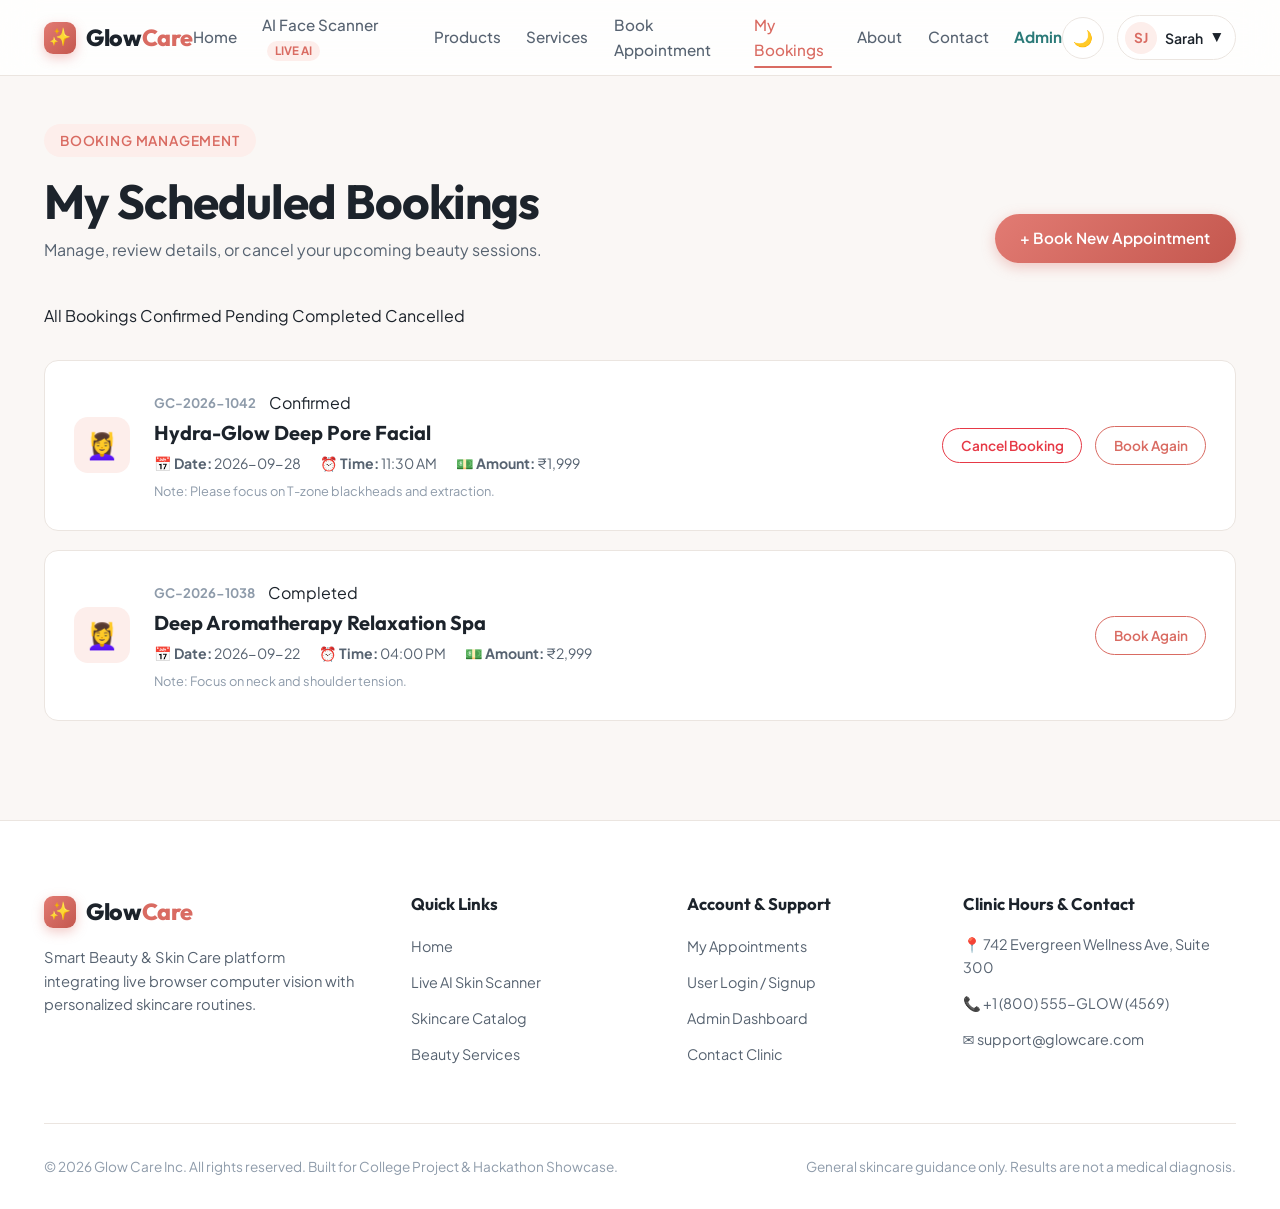
<file: my-appointments.html>
<!DOCTYPE html>
<html lang="en">
<head>
  <meta charset="UTF-8">
  <meta name="viewport" content="width=device-width, initial-scale=1.0">
  <title>My Appointments | Glow Care</title>
  <meta name="description" content="Manage your upcoming beauty and skin care bookings, check appointment status, or cancel bookings online.">
  
  <link rel="stylesheet" href="css/style.css">
  <link rel="icon" href="data:image/svg+xml,<svg xmlns='http://www.w3.org/2000/svg' viewBox='0 0 100 100'><text y='.9em' font-size='90'>📋</text></svg>">
</head>
<body>

  <!-- Navigation Header -->
  <header class="site-header">
    <div class="container nav-container">
      <a href="index.html" class="brand-logo">
        <div class="brand-sparkle">✨</div>
        <div class="brand-name">Glow<span>Care</span></div>
      </a>

      <nav class="nav-menu">
        <a href="index.html" class="nav-link">Home</a>
        <a href="scanner.html" class="nav-link">
          AI Face Scanner <span class="nav-badge-pill">Live AI</span>
        </a>
        <a href="products.html" class="nav-link">Products</a>
        <a href="services.html" class="nav-link">Services</a>
        <a href="book.html" class="nav-link">Book Appointment</a>
        <a href="my-appointments.html" class="nav-link active">My Bookings</a>
        <a href="about.html" class="nav-link">About</a>
        <a href="contact.html" class="nav-link">Contact</a>
        <a href="admin.html" class="nav-link" id="nav-admin-link" style="color:var(--secondary); font-weight:700;">Admin</a>
      </nav>

      <div class="nav-actions">
        <button id="theme-toggle-btn" class="btn-icon" title="Toggle Light/Dark Theme">🌙</button>

        <div class="user-menu-wrapper">
          <button id="user-avatar-btn" class="user-avatar-btn">
            <div id="nav-user-initials" class="avatar-circle">SJ</div>
            <span id="nav-user-name">Sarah</span>
            <span style="font-size:0.75rem;">▼</span>
          </button>
          
          <div id="user-dropdown-panel" class="dropdown-panel">
            <div class="dropdown-header">
              <div class="name">Sarah Jenkins</div>
              <div class="email">demo@glowcare.com</div>
            </div>
            <a href="my-appointments.html" class="dropdown-item">📅 My Appointments</a>
            <a href="scanner.html" class="dropdown-item">🔬 My Skin Scan</a>
            <a href="auth.html" class="dropdown-item">👤 Account Profile</a>
            <a href="admin.html" class="dropdown-item">⚙️ Admin Dashboard</a>
            <div class="dropdown-divider"></div>
            <button onclick="handleLogout()" class="dropdown-item" style="color:var(--status-danger);">🚪 Logout</button>
          </div>
        </div>

        <button class="mobile-nav-toggle btn-icon" aria-label="Toggle navigation">
          <span></span>
          <span></span>
          <span></span>
        </button>
      </div>
    </div>
  </header>

  <!-- My Appointments Main Section -->
  <main style="padding: 3rem 0 5rem;">
    <div class="container">

      <!-- Header Row -->
      <div style="display:flex; justify-content:space-between; align-items:flex-end; margin-bottom:2.5rem; flex-wrap:wrap; gap:1rem;">
        <div>
          <span class="section-tag">Booking Management</span>
          <h1 class="section-title" style="margin-bottom:0.4rem;">My Scheduled Bookings</h1>
          <p style="color:var(--text-secondary);">Manage, review details, or cancel your upcoming beauty sessions.</p>
        </div>
        <a href="book.html" class="btn btn-primary">+ Book New Appointment</a>
      </div>

      <!-- Filter Tabs -->
      <div class="admin-tabs-nav" style="margin-bottom: 2rem;">
        <button class="admin-tab-btn app-filter-tab active" data-status="all">All Bookings</button>
        <button class="admin-tab-btn app-filter-tab" data-status="confirmed">Confirmed</button>
        <button class="admin-tab-btn app-filter-tab" data-status="pending">Pending</button>
        <button class="admin-tab-btn app-filter-tab" data-status="completed">Completed</button>
        <button class="admin-tab-btn app-filter-tab" data-status="cancelled">Cancelled</button>
      </div>

      <!-- Appointments List Container -->
      <div id="user-appointments-container">
        <!-- Rendered dynamically by js/my-appointments.js -->
      </div>

    </div>
  </main>

  <!-- Footer -->
  <footer class="site-footer">
    <div class="container">
      <div class="footer-grid">
        <div>
          <a href="index.html" class="brand-logo" style="margin-bottom:0.8rem;">
            <div class="brand-sparkle">✨</div>
            <div class="brand-name">Glow<span>Care</span></div>
          </a>
          <p class="footer-brand-desc">
            Smart Beauty & Skin Care platform integrating live browser computer vision with personalized skincare routines.
          </p>
        </div>

        <div>
          <h4 class="footer-col-title">Quick Links</h4>
          <ul class="footer-links-list">
            <li><a href="index.html" class="footer-link">Home</a></li>
            <li><a href="scanner.html" class="footer-link">Live AI Skin Scanner</a></li>
            <li><a href="products.html" class="footer-link">Skincare Catalog</a></li>
            <li><a href="services.html" class="footer-link">Beauty Services</a></li>
          </ul>
        </div>

        <div>
          <h4 class="footer-col-title">Account & Support</h4>
          <ul class="footer-links-list">
            <li><a href="my-appointments.html" class="footer-link">My Appointments</a></li>
            <li><a href="auth.html" class="footer-link">User Login / Signup</a></li>
            <li><a href="admin.html" class="footer-link">Admin Dashboard</a></li>
            <li><a href="contact.html" class="footer-link">Contact Clinic</a></li>
          </ul>
        </div>

        <div>
          <h4 class="footer-col-title">Clinic Hours & Contact</h4>
          <div class="footer-contact-info">
            <p>📍 742 Evergreen Wellness Ave, Suite 300</p>
            <p>📞 +1 (800) 555-GLOW (4569)</p>
            <p>✉️ support@glowcare.com</p>
          </div>
        </div>
      </div>

      <div class="footer-bottom-bar">
        <div>© 2026 Glow Care Inc. All rights reserved. Built for College Project & Hackathon Showcase.</div>
        <div>General skincare guidance only. Results are not a medical diagnosis.</div>
      </div>
    </div>
  </footer>

  <!-- Scripts -->
  <script src="js/store.js"></script>
  <script src="js/navbar.js"></script>
  <script src="js/my-appointments.js"></script>
</body>
</html>
</file>
<file: css/style.css>
/* ==========================================================================
   Glow Care - Smart Beauty & Skin Care
   Master Stylesheet: Modern, Elegant, Responsive Beauty-Tech Design System
   ========================================================================== */

@import url('https://fonts.googleapis.com/css2?family=Outfit:wght@300;400;500;600;700;800&family=Playfair+Display:ital,wght@0,500;0,600;0,700;1,400&family=Plus+Jakarta+Sans:wght@400;500;600;700&display=swap');

:root {
  /* Color Palette - Radiant Rose & Clean Science */
  --primary: #D96B62;
  --primary-hover: #C5564D;
  --primary-light: #FDEEEB;
  --primary-gradient: linear-gradient(135deg, #E27B73 0%, #C4574E 100%);
  --primary-glow: rgba(217, 107, 98, 0.35);

  --secondary: #2B7A78;
  --secondary-light: #DEF2F1;
  --accent-gold: #D4AF37;
  --accent-peach: #F4A261;

  /* Surfaces & Backgrounds */
  --bg-main: #FAF7F5;
  --bg-surface: #FFFFFF;
  --bg-surface-elevated: #FFFFFF;
  --bg-glass: rgba(255, 255, 255, 0.82);
  --bg-glass-strong: rgba(255, 255, 255, 0.95);
  
  /* Text & Contrast */
  --text-primary: #1C232B;
  --text-secondary: #576371;
  --text-muted: #8E9BAA;
  --text-inverse: #FFFFFF;

  /* Borders & Shadows */
  --border-light: #EBE5E0;
  --border-focus: #D96B62;
  --shadow-sm: 0 2px 8px rgba(28, 35, 43, 0.04);
  --shadow-md: 0 6px 20px rgba(28, 35, 43, 0.08);
  --shadow-lg: 0 16px 40px rgba(28, 35, 43, 0.12);
  --shadow-glow: 0 8px 30px rgba(217, 107, 98, 0.25);

  /* Status Colors */
  --status-success: #2A9D8F;
  --status-warning: #E76F51;
  --status-info: #3A86FF;
  --status-danger: #E63946;

  /* Layout & Geometry */
  --radius-sm: 8px;
  --radius-md: 14px;
  --radius-lg: 20px;
  --radius-full: 9999px;
  --header-height: 76px;
  --container-max: 1240px;
  --transition-fast: 0.2s cubic-bezier(0.16, 1, 0.3, 1);
  --transition-smooth: 0.35s cubic-bezier(0.16, 1, 0.3, 1);

  /* Fonts */
  --font-main: 'Plus Jakarta Sans', system-ui, -apple-system, sans-serif;
  --font-heading: 'Outfit', 'Playfair Display', serif;
  --font-serif: 'Playfair Display', Georgia, serif;
}

/* Dark Theme Overrides */
[data-theme="dark"] {
  --bg-main: #0E1217;
  --bg-surface: #161C24;
  --bg-surface-elevated: #1F2732;
  --bg-glass: rgba(22, 28, 36, 0.85);
  --bg-glass-strong: rgba(22, 28, 36, 0.96);
  
  --text-primary: #F4F6F8;
  --text-secondary: #A4B2C1;
  --text-muted: #6B7C8E;
  
  --border-light: #2A3442;
  --shadow-sm: 0 2px 8px rgba(0, 0, 0, 0.3);
  --shadow-md: 0 8px 24px rgba(0, 0, 0, 0.4);
  --shadow-lg: 0 16px 44px rgba(0, 0, 0, 0.55);
  --primary-light: rgba(217, 107, 98, 0.18);
  --secondary-light: rgba(43, 122, 120, 0.2);
}

/* ==========================================================================
   Reset & Baseline
   ========================================================================== */
*, *::before, *::after {
  box-sizing: border-box;
  margin: 0;
  padding: 0;
}

html {
  scroll-behavior: smooth;
  font-size: 16px;
}

body {
  font-family: var(--font-main);
  background-color: var(--bg-main);
  color: var(--text-primary);
  line-height: 1.6;
  -webkit-font-smoothing: antialiased;
  min-height: 100vh;
  display: flex;
  flex-direction: column;
  overflow-x: hidden;
  transition: background-color var(--transition-smooth), color var(--transition-smooth);
}

img {
  max-width: 100%;
  height: auto;
  display: block;
}

a {
  color: inherit;
  text-decoration: none;
  transition: color var(--transition-fast);
}

button, input, select, textarea {
  font-family: inherit;
  font-size: inherit;
  color: inherit;
}

button {
  cursor: pointer;
  border: none;
  background: none;
}

ul {
  list-style: none;
}

/* Container */
.container {
  width: 100%;
  max-width: var(--container-max);
  margin-left: auto;
  margin-right: auto;
  padding-left: 1.5rem;
  padding-right: 1.5rem;
}

/* Typography Helpers */
h1, h2, h3, h4, h5, h6 {
  font-family: var(--font-heading);
  color: var(--text-primary);
  line-height: 1.25;
  font-weight: 700;
}

.serif {
  font-family: var(--font-serif);
  font-weight: 600;
  font-style: italic;
}

.section-tag {
  display: inline-flex;
  align-items: center;
  gap: 0.5rem;
  padding: 0.35rem 1rem;
  background: var(--primary-light);
  color: var(--primary);
  border-radius: var(--radius-full);
  font-size: 0.85rem;
  font-weight: 600;
  text-transform: uppercase;
  letter-spacing: 0.06em;
  margin-bottom: 0.85rem;
}

.section-title {
  font-size: clamp(2rem, 3.8vw, 3rem);
  font-weight: 700;
  margin-bottom: 1rem;
  letter-spacing: -0.02em;
}

.section-desc {
  font-size: 1.1rem;
  color: var(--text-secondary);
  max-width: 640px;
  margin-bottom: 2.5rem;
}

.text-center {
  text-align: center;
}

.text-center .section-desc {
  margin-left: auto;
  margin-right: auto;
}

/* ==========================================================================
   Buttons & Interactive Elements
   ========================================================================== */
.btn {
  display: inline-flex;
  align-items: center;
  justify-content: center;
  gap: 0.6rem;
  padding: 0.75rem 1.6rem;
  font-weight: 600;
  border-radius: var(--radius-full);
  transition: all var(--transition-fast);
  white-space: nowrap;
  font-size: 0.95rem;
}

.btn-primary {
  background: var(--primary-gradient);
  color: var(--text-inverse);
  box-shadow: 0 4px 14px var(--primary-glow);
}

.btn-primary:hover {
  transform: translateY(-2px);
  box-shadow: 0 6px 20px var(--primary-glow);
  opacity: 0.95;
}

.btn-secondary {
  background: var(--bg-surface);
  color: var(--text-primary);
  border: 1px solid var(--border-light);
}

.btn-secondary:hover {
  background: var(--primary-light);
  color: var(--primary);
  border-color: var(--primary);
  transform: translateY(-2px);
}

.btn-outline-primary {
  background: transparent;
  color: var(--primary);
  border: 1.5px solid var(--primary);
}

.btn-outline-primary:hover {
  background: var(--primary);
  color: var(--text-inverse);
  transform: translateY(-2px);
}

.btn-sm {
  padding: 0.5rem 1.1rem;
  font-size: 0.85rem;
}

.btn-lg {
  padding: 0.95rem 2.2rem;
  font-size: 1.05rem;
}

.btn-icon {
  width: 42px;
  height: 42px;
  padding: 0;
  border-radius: 50%;
  display: inline-flex;
  align-items: center;
  justify-content: center;
  border: 1px solid var(--border-light);
  background: var(--bg-surface);
  color: var(--text-primary);
  position: relative;
}

.btn-icon:hover {
  border-color: var(--primary);
  color: var(--primary);
  background: var(--primary-light);
}

.btn-scan-glow {
  background: linear-gradient(135deg, #E27B73 0%, #D45B50 50%, #9B3931 100%);
  color: #fff;
  position: relative;
  overflow: hidden;
  box-shadow: 0 0 25px rgba(226, 123, 115, 0.45);
}

.btn-scan-glow::after {
  content: '';
  position: absolute;
  top: -50%;
  left: -50%;
  width: 200%;
  height: 200%;
  background: linear-gradient(60deg, transparent, rgba(255,255,255,0.3), transparent);
  transform: rotate(30deg);
  animation: shineScan 3s infinite;
}

@keyframes shineScan {
  0% { transform: translate(-100%, -100%) rotate(30deg); }
  40%, 100% { transform: translate(100%, 100%) rotate(30deg); }
}

/* ==========================================================================
   Header & Navigation
   ========================================================================== */
.site-header {
  position: sticky;
  top: 0;
  z-index: 100;
  background: var(--bg-glass);
  backdrop-filter: blur(18px);
  -webkit-backdrop-filter: blur(18px);
  border-bottom: 1px solid var(--border-light);
  height: var(--header-height);
  display: flex;
  align-items: center;
  transition: all var(--transition-fast);
}

.nav-container {
  display: flex;
  align-items: center;
  justify-content: space-between;
  width: 100%;
}

.brand-logo {
  display: flex;
  align-items: center;
  gap: 0.65rem;
  font-family: var(--font-heading);
  font-weight: 800;
  font-size: 1.45rem;
  letter-spacing: -0.02em;
}

.brand-sparkle {
  width: 32px;
  height: 32px;
  background: var(--primary-gradient);
  border-radius: 9px;
  display: flex;
  align-items: center;
  justify-content: center;
  color: white;
  font-size: 1.1rem;
  box-shadow: 0 4px 12px var(--primary-glow);
}

.brand-name span {
  color: var(--primary);
}

.nav-menu {
  display: flex;
  align-items: center;
  gap: 1.6rem;
}

.nav-link {
  font-weight: 500;
  color: var(--text-secondary);
  font-size: 0.95rem;
  position: relative;
  padding: 0.4rem 0;
}

.nav-link:hover, .nav-link.active {
  color: var(--primary);
}

.nav-link.active::after {
  content: '';
  position: absolute;
  bottom: 0;
  left: 0;
  width: 100%;
  height: 2.5px;
  background: var(--primary);
  border-radius: var(--radius-full);
}

.nav-badge-pill {
  background: var(--primary-light);
  color: var(--primary);
  font-size: 0.72rem;
  padding: 0.15rem 0.5rem;
  border-radius: var(--radius-full);
  font-weight: 700;
  margin-left: 0.3rem;
  text-transform: uppercase;
}

.nav-actions {
  display: flex;
  align-items: center;
  gap: 0.8rem;
}

.badge-count {
  position: absolute;
  top: -4px;
  right: -4px;
  background: var(--primary);
  color: white;
  font-size: 0.7rem;
  font-weight: 700;
  width: 18px;
  height: 18px;
  border-radius: 50%;
  display: flex;
  align-items: center;
  justify-content: center;
  box-shadow: 0 2px 6px rgba(0,0,0,0.2);
}

/* User Menu Dropdown */
.user-menu-wrapper {
  position: relative;
}

.user-avatar-btn {
  display: flex;
  align-items: center;
  gap: 0.55rem;
  padding: 0.35rem 0.8rem 0.35rem 0.4rem;
  border-radius: var(--radius-full);
  background: var(--bg-surface);
  border: 1px solid var(--border-light);
  font-weight: 600;
  font-size: 0.88rem;
}

.avatar-circle {
  width: 32px;
  height: 32px;
  border-radius: 50%;
  background: var(--primary-light);
  color: var(--primary);
  display: flex;
  align-items: center;
  justify-content: center;
  font-weight: 700;
  font-size: 0.85rem;
}

.dropdown-panel {
  position: absolute;
  right: 0;
  top: calc(100% + 10px);
  width: 240px;
  background: var(--bg-surface-elevated);
  border: 1px solid var(--border-light);
  border-radius: var(--radius-md);
  box-shadow: var(--shadow-lg);
  padding: 0.6rem;
  display: none;
  flex-direction: column;
  z-index: 150;
  animation: fadeInDown 0.2s ease-out;
}

.dropdown-panel.show {
  display: flex;
}

.dropdown-header {
  padding: 0.6rem 0.8rem;
  border-bottom: 1px solid var(--border-light);
  margin-bottom: 0.4rem;
}

.dropdown-header .name {
  font-weight: 700;
  font-size: 0.95rem;
}

.dropdown-header .email {
  font-size: 0.8rem;
  color: var(--text-muted);
}

.dropdown-item {
  padding: 0.55rem 0.8rem;
  display: flex;
  align-items: center;
  gap: 0.7rem;
  border-radius: var(--radius-sm);
  font-size: 0.9rem;
  color: var(--text-primary);
  font-weight: 500;
}

.dropdown-item:hover {
  background: var(--primary-light);
  color: var(--primary);
}

.dropdown-divider {
  height: 1px;
  background: var(--border-light);
  margin: 0.4rem 0;
}

/* Mobile Toggle Hamburger */
.mobile-nav-toggle {
  display: none;
  flex-direction: column;
  gap: 5px;
  width: 36px;
  height: 36px;
  align-items: center;
  justify-content: center;
}

.mobile-nav-toggle span {
  width: 22px;
  height: 2px;
  background: var(--text-primary);
  border-radius: 2px;
  transition: all var(--transition-fast);
}

/* ==========================================================================
   Hero Section
   ========================================================================== */
.hero-section {
  position: relative;
  padding: 5rem 0 4rem;
  overflow: hidden;
}

.hero-glow-bg {
  position: absolute;
  top: -100px;
  right: -50px;
  width: 550px;
  height: 550px;
  background: radial-gradient(circle, rgba(217, 107, 98, 0.15) 0%, rgba(244, 162, 97, 0.08) 50%, transparent 75%);
  filter: blur(60px);
  pointer-events: none;
  z-index: 0;
}

.hero-glow-left {
  position: absolute;
  bottom: 0;
  left: -80px;
  width: 450px;
  height: 450px;
  background: radial-gradient(circle, rgba(43, 122, 120, 0.12) 0%, transparent 70%);
  filter: blur(50px);
  pointer-events: none;
  z-index: 0;
}

.hero-grid {
  display: grid;
  grid-template-columns: 1.15fr 0.85fr;
  align-items: center;
  gap: 3.5rem;
  position: relative;
  z-index: 1;
}

.hero-content h1 {
  font-size: clamp(2.4rem, 4.4vw, 3.8rem);
  line-height: 1.15;
  margin-bottom: 1.25rem;
  letter-spacing: -0.03em;
}

.hero-content h1 .gradient-text {
  background: var(--primary-gradient);
  -webkit-background-clip: text;
  -webkit-text-fill-color: transparent;
}

.hero-subtitle {
  font-size: 1.2rem;
  color: var(--text-secondary);
  line-height: 1.7;
  margin-bottom: 2.2rem;
  max-width: 560px;
}

.hero-actions {
  display: flex;
  flex-wrap: wrap;
  align-items: center;
  gap: 1rem;
  margin-bottom: 2.8rem;
}

.hero-badges-row {
  display: flex;
  align-items: center;
  gap: 1.8rem;
  padding-top: 1.2rem;
  border-top: 1px solid var(--border-light);
}

.hero-badge-item {
  display: flex;
  align-items: center;
  gap: 0.6rem;
}

.badge-icon {
  width: 38px;
  height: 38px;
  border-radius: 50%;
  background: var(--primary-light);
  color: var(--primary);
  display: flex;
  align-items: center;
  justify-content: center;
  font-size: 1.1rem;
}

.badge-text .num {
  font-weight: 800;
  font-size: 1.05rem;
  display: block;
  line-height: 1.1;
}

.badge-text .label {
  font-size: 0.78rem;
  color: var(--text-muted);
}

/* Scanner Interactive Teaser Card in Hero */
.hero-visual {
  position: relative;
}

.scanner-teaser-card {
  background: var(--bg-surface);
  border: 1px solid var(--border-light);
  border-radius: var(--radius-lg);
  padding: 1.2rem;
  box-shadow: var(--shadow-lg);
  position: relative;
  overflow: hidden;
}

.teaser-media-wrapper {
  position: relative;
  border-radius: var(--radius-md);
  overflow: hidden;
  aspect-ratio: 4/4.8;
  background: #111;
}

.teaser-media-wrapper img {
  width: 100%;
  height: 100%;
  object-fit: cover;
  filter: brightness(0.92);
}

.scanner-laser-line {
  position: absolute;
  top: 0;
  left: 0;
  right: 0;
  height: 3px;
  background: linear-gradient(90deg, transparent, #E27B73, #FFFFFF, #E27B73, transparent);
  box-shadow: 0 0 16px #E27B73, 0 0 30px #E27B73;
  animation: laserSweep 3.2s infinite ease-in-out;
}

@keyframes laserSweep {
  0% { top: 10%; opacity: 0.2; }
  50% { top: 85%; opacity: 1; }
  100% { top: 10%; opacity: 0.2; }
}

.scanner-hud-box {
  position: absolute;
  top: 18%;
  left: 18%;
  right: 18%;
  bottom: 22%;
  border: 2px dashed rgba(226, 123, 115, 0.7);
  border-radius: 40% 40% 45% 45%;
  pointer-events: none;
}

.hud-corner {
  position: absolute;
  width: 16px;
  height: 16px;
  border-color: #E27B73;
  border-style: solid;
}
.hud-tl { top: -2px; left: -2px; border-width: 3px 0 0 3px; }
.hud-tr { top: -2px; right: -2px; border-width: 3px 3px 0 0; }
.hud-bl { bottom: -2px; left: -2px; border-width: 0 0 3px 3px; }
.hud-br { bottom: -2px; right: -2px; border-width: 0 3px 3px 0; }

.teaser-tag-chip {
  position: absolute;
  bottom: 1rem;
  left: 1rem;
  right: 1rem;
  background: rgba(14, 18, 23, 0.85);
  backdrop-filter: blur(10px);
  padding: 0.7rem 1rem;
  border-radius: var(--radius-md);
  border: 1px solid rgba(255,255,255,0.15);
  color: white;
  display: flex;
  align-items: center;
  justify-content: space-between;
}

.teaser-floating-badge {
  position: absolute;
  background: var(--bg-surface-elevated);
  border: 1px solid var(--border-light);
  border-radius: var(--radius-md);
  padding: 0.65rem 1rem;
  box-shadow: var(--shadow-md);
  display: flex;
  align-items: center;
  gap: 0.65rem;
  z-index: 2;
  animation: floatCard 4s ease-in-out infinite alternate;
}

.floating-badge-1 {
  top: 2rem;
  left: -2rem;
}

.floating-badge-2 {
  bottom: 3.5rem;
  right: -1.5rem;
  animation-delay: -2s;
}

@keyframes floatCard {
  0% { transform: translateY(0px); }
  100% { transform: translateY(-10px); }
}

/* ==========================================================================
   Section: Feature Showcase (Scanner Highlight)
   ========================================================================== */
.feature-highlight-section {
  padding: 5rem 0;
  background: linear-gradient(180deg, var(--bg-main) 0%, var(--bg-surface) 100%);
}

.highlight-box {
  background: linear-gradient(135deg, rgba(217, 107, 98, 0.08) 0%, rgba(43, 122, 120, 0.06) 100%);
  border: 1.5px solid var(--border-light);
  border-radius: var(--radius-lg);
  padding: 3.5rem 3rem;
  display: grid;
  grid-template-columns: 1fr 1fr;
  gap: 3rem;
  align-items: center;
  position: relative;
  overflow: hidden;
}

.highlight-points-list {
  display: grid;
  grid-template-columns: 1fr 1fr;
  gap: 1.2rem;
  margin: 1.8rem 0 2.2rem;
}

.highlight-point-item {
  display: flex;
  align-items: flex-start;
  gap: 0.75rem;
}

.point-icon {
  width: 28px;
  height: 28px;
  border-radius: 50%;
  background: var(--primary);
  color: white;
  display: flex;
  align-items: center;
  justify-content: center;
  font-size: 0.85rem;
  flex-shrink: 0;
  margin-top: 2px;
}

.point-title {
  font-weight: 700;
  font-size: 0.95rem;
}

.point-desc {
  font-size: 0.82rem;
  color: var(--text-secondary);
}

.scanner-preview-interactive {
  background: var(--bg-surface);
  border-radius: var(--radius-md);
  border: 1px solid var(--border-light);
  padding: 1.5rem;
  box-shadow: var(--shadow-lg);
}

.analysis-radar-preview {
  display: flex;
  flex-direction: column;
  gap: 1rem;
}

.metric-bar-group {
  display: flex;
  flex-direction: column;
  gap: 0.3rem;
}

.metric-header {
  display: flex;
  justify-content: space-between;
  font-size: 0.88rem;
  font-weight: 600;
}

.metric-bar-track {
  height: 8px;
  background: var(--border-light);
  border-radius: var(--radius-full);
  overflow: hidden;
}

.metric-bar-fill {
  height: 100%;
  border-radius: var(--radius-full);
  background: var(--primary-gradient);
}

/* ==========================================================================
   Section: How It Works (4 Steps)
   ========================================================================== */
.how-it-works-section {
  padding: 5rem 0;
}

.steps-grid {
  display: grid;
  grid-template-columns: repeat(4, 1fr);
  gap: 1.8rem;
  position: relative;
}

.step-card {
  background: var(--bg-surface);
  border: 1px solid var(--border-light);
  border-radius: var(--radius-md);
  padding: 2.2rem 1.6rem;
  position: relative;
  transition: all var(--transition-smooth);
  display: flex;
  flex-direction: column;
}

.step-card:hover {
  transform: translateY(-8px);
  box-shadow: var(--shadow-lg);
  border-color: var(--primary);
}

.step-number {
  position: absolute;
  top: 1.2rem;
  right: 1.2rem;
  font-family: var(--font-heading);
  font-size: 2.5rem;
  font-weight: 800;
  color: var(--primary-light);
  line-height: 1;
}

.step-icon-box {
  width: 58px;
  height: 58px;
  border-radius: 16px;
  background: var(--primary-light);
  color: var(--primary);
  display: flex;
  align-items: center;
  justify-content: center;
  font-size: 1.6rem;
  margin-bottom: 1.4rem;
}

.step-title {
  font-size: 1.25rem;
  font-weight: 700;
  margin-bottom: 0.6rem;
}

.step-desc {
  font-size: 0.92rem;
  color: var(--text-secondary);
  line-height: 1.6;
}

/* ==========================================================================
   Section: Products Catalog & Cards
   ========================================================================== */
.products-section {
  padding: 5rem 0;
}

.products-filter-bar {
  display: flex;
  flex-wrap: wrap;
  align-items: center;
  justify-content: space-between;
  gap: 1.2rem;
  margin-bottom: 2.5rem;
  padding: 1.2rem 1.6rem;
  background: var(--bg-surface);
  border: 1px solid var(--border-light);
  border-radius: var(--radius-md);
  box-shadow: var(--shadow-sm);
}

.search-input-wrapper {
  position: relative;
  min-width: 280px;
  flex: 1;
}

.search-input-wrapper input {
  width: 100%;
  padding: 0.65rem 1rem 0.65rem 2.5rem;
  border: 1px solid var(--border-light);
  border-radius: var(--radius-full);
  background: var(--bg-main);
  outline: none;
  font-size: 0.92rem;
  transition: border-color var(--transition-fast);
}

.search-input-wrapper input:focus {
  border-color: var(--primary);
}

.search-icon-pos {
  position: absolute;
  left: 0.9rem;
  top: 50%;
  transform: translateY(-50%);
  color: var(--text-muted);
  pointer-events: none;
}

.filter-categories-pills {
  display: flex;
  flex-wrap: wrap;
  gap: 0.5rem;
}

.filter-pill {
  padding: 0.45rem 1rem;
  border-radius: var(--radius-full);
  font-size: 0.85rem;
  font-weight: 600;
  background: var(--bg-main);
  border: 1px solid var(--border-light);
  color: var(--text-secondary);
  transition: all var(--transition-fast);
}

.filter-pill:hover, .filter-pill.active {
  background: var(--primary);
  color: white;
  border-color: var(--primary);
}

.filter-selects-group {
  display: flex;
  gap: 0.75rem;
}

.filter-select {
  padding: 0.55rem 1.1rem;
  border-radius: var(--radius-md);
  border: 1px solid var(--border-light);
  background: var(--bg-surface);
  color: var(--text-primary);
  font-size: 0.88rem;
  outline: none;
  font-weight: 500;
}

/* Product Grid */
.products-grid {
  display: grid;
  grid-template-columns: repeat(auto-fill, minmax(280px, 1fr));
  gap: 2rem;
}

.product-card {
  background: var(--bg-surface);
  border: 1px solid var(--border-light);
  border-radius: var(--radius-md);
  overflow: hidden;
  transition: all var(--transition-smooth);
  display: flex;
  flex-direction: column;
  position: relative;
}

.product-card:hover {
  transform: translateY(-6px);
  box-shadow: var(--shadow-lg);
  border-color: var(--primary);
}

.product-thumb-wrapper {
  position: relative;
  aspect-ratio: 1/1;
  background: #F2EFEB;
  overflow: hidden;
}

.product-thumb-wrapper img {
  width: 100%;
  height: 100%;
  object-fit: cover;
  transition: transform 0.6s cubic-bezier(0.16, 1, 0.3, 1);
}

.product-card:hover .product-thumb-wrapper img {
  transform: scale(1.06);
}

.product-fav-btn {
  position: absolute;
  top: 0.8rem;
  right: 0.8rem;
  width: 36px;
  height: 36px;
  border-radius: 50%;
  background: rgba(255, 255, 255, 0.9);
  backdrop-filter: blur(6px);
  display: flex;
  align-items: center;
  justify-content: center;
  color: var(--text-muted);
  box-shadow: var(--shadow-sm);
  transition: all var(--transition-fast);
  z-index: 2;
}

.product-fav-btn.active, .product-fav-btn:hover {
  color: #E63946;
  background: white;
}

.product-badge-tag {
  position: absolute;
  bottom: 0.8rem;
  left: 0.8rem;
  background: rgba(14, 18, 23, 0.78);
  backdrop-filter: blur(8px);
  color: white;
  font-size: 0.74rem;
  font-weight: 600;
  padding: 0.25rem 0.65rem;
  border-radius: var(--radius-full);
}

.product-body {
  padding: 1.4rem;
  display: flex;
  flex-direction: column;
  flex-grow: 1;
}

.product-meta-row {
  display: flex;
  justify-content: space-between;
  align-items: center;
  margin-bottom: 0.4rem;
}

.product-category-name {
  font-size: 0.78rem;
  font-weight: 700;
  text-transform: uppercase;
  color: var(--primary);
  letter-spacing: 0.04em;
}

.product-rating {
  font-size: 0.82rem;
  color: var(--accent-gold);
  font-weight: 600;
  display: flex;
  align-items: center;
  gap: 0.2rem;
}

.product-title {
  font-size: 1.05rem;
  font-weight: 700;
  margin-bottom: 0.5rem;
  line-height: 1.35;
  display: -webkit-box;
  -webkit-line-clamp: 2;
  -webkit-box-orient: vertical;
  overflow: hidden;
}

.product-desc {
  font-size: 0.85rem;
  color: var(--text-secondary);
  line-height: 1.5;
  margin-bottom: 0.85rem;
  display: -webkit-box;
  -webkit-line-clamp: 2;
  -webkit-box-orient: vertical;
  overflow: hidden;
}

/* Why Recommended Highlight Badge */
.why-recommended-box {
  background: var(--primary-light);
  border-left: 3px solid var(--primary);
  padding: 0.55rem 0.75rem;
  border-radius: 4px;
  font-size: 0.8rem;
  color: var(--text-primary);
  margin-bottom: 1rem;
  line-height: 1.4;
}

.why-recommended-box strong {
  color: var(--primary);
  display: block;
  font-size: 0.75rem;
  text-transform: uppercase;
  letter-spacing: 0.03em;
  margin-bottom: 2px;
}

.product-footer-row {
  display: flex;
  align-items: center;
  justify-content: space-between;
  margin-top: auto;
  padding-top: 1rem;
  border-top: 1px solid var(--border-light);
}

.product-price {
  font-size: 1.3rem;
  font-weight: 800;
  color: var(--text-primary);
}

.product-card-actions {
  display: flex;
  align-items: center;
  gap: 0.5rem;
}

/* ==========================================================================
   Section: Beauty Services Cards
   ========================================================================== */
.services-section {
  padding: 5rem 0;
}

.services-grid {
  display: grid;
  grid-template-columns: repeat(auto-fill, minmax(350px, 1fr));
  gap: 2rem;
}

.service-card {
  background: var(--bg-surface);
  border: 1px solid var(--border-light);
  border-radius: var(--radius-md);
  overflow: hidden;
  transition: all var(--transition-smooth);
  display: flex;
  flex-direction: column;
}

.service-card:hover {
  transform: translateY(-6px);
  box-shadow: var(--shadow-lg);
  border-color: var(--primary);
}

.service-image-box {
  position: relative;
  aspect-ratio: 16/9;
  background: #EBE5E0;
  overflow: hidden;
}

.service-image-box img {
  width: 100%;
  height: 100%;
  object-fit: cover;
  transition: transform 0.6s ease;
}

.service-card:hover .service-image-box img {
  transform: scale(1.05);
}

.service-duration-badge {
  position: absolute;
  bottom: 0.8rem;
  right: 0.8rem;
  background: rgba(14, 18, 23, 0.82);
  backdrop-filter: blur(8px);
  color: white;
  font-size: 0.78rem;
  font-weight: 600;
  padding: 0.25rem 0.75rem;
  border-radius: var(--radius-full);
}

.service-body {
  padding: 1.5rem;
  display: flex;
  flex-direction: column;
  flex-grow: 1;
}

.service-title {
  font-size: 1.25rem;
  font-weight: 700;
  margin-bottom: 0.5rem;
}

.service-desc {
  font-size: 0.9rem;
  color: var(--text-secondary);
  line-height: 1.6;
  margin-bottom: 1.1rem;
}

.service-suited-box {
  background: var(--bg-main);
  padding: 0.6rem 0.8rem;
  border-radius: var(--radius-sm);
  font-size: 0.82rem;
  color: var(--text-secondary);
  margin-bottom: 1.2rem;
}

.service-suited-box strong {
  color: var(--text-primary);
}

.service-footer {
  display: flex;
  align-items: center;
  justify-content: space-between;
  margin-top: auto;
  padding-top: 1.1rem;
  border-top: 1px solid var(--border-light);
}

.service-price {
  font-size: 1.4rem;
  font-weight: 800;
  color: var(--text-primary);
}

/* ==========================================================================
   Section: Why Choose Us
   ========================================================================== */
.why-choose-section {
  padding: 5rem 0;
  background: var(--bg-surface);
}

.benefits-grid {
  display: grid;
  grid-template-columns: repeat(3, 1fr);
  gap: 2rem;
}

.benefit-card {
  padding: 2.2rem 1.8rem;
  border: 1px solid var(--border-light);
  border-radius: var(--radius-md);
  background: var(--bg-main);
  transition: all var(--transition-smooth);
}

.benefit-card:hover {
  transform: translateY(-6px);
  border-color: var(--primary);
  box-shadow: var(--shadow-md);
}

.benefit-icon {
  width: 52px;
  height: 52px;
  border-radius: 14px;
  background: var(--primary-light);
  color: var(--primary);
  display: flex;
  align-items: center;
  justify-content: center;
  font-size: 1.4rem;
  margin-bottom: 1.2rem;
}

.benefit-title {
  font-size: 1.2rem;
  font-weight: 700;
  margin-bottom: 0.6rem;
}

.benefit-desc {
  font-size: 0.92rem;
  color: var(--text-secondary);
  line-height: 1.6;
}

/* ==========================================================================
   Medical Disclaimer Banner (Mandatory Prompt Feature)
   ========================================================================== */
.medical-disclaimer-box {
  background: rgba(244, 162, 97, 0.12);
  border: 1.5px solid rgba(244, 162, 97, 0.35);
  border-radius: var(--radius-md);
  padding: 1rem 1.4rem;
  display: flex;
  align-items: center;
  gap: 1rem;
  margin: 1.5rem 0;
}

.disclaimer-icon {
  width: 36px;
  height: 36px;
  border-radius: 50%;
  background: var(--accent-peach);
  color: white;
  display: flex;
  align-items: center;
  justify-content: center;
  font-size: 1.1rem;
  flex-shrink: 0;
}

.disclaimer-text {
  font-size: 0.88rem;
  color: var(--text-primary);
  line-height: 1.5;
}

.disclaimer-text strong {
  font-weight: 700;
}

/* ==========================================================================
   Modals & Drawers
   ========================================================================== */
.modal-overlay {
  position: fixed;
  top: 0;
  left: 0;
  right: 0;
  bottom: 0;
  background: rgba(14, 18, 23, 0.65);
  backdrop-filter: blur(8px);
  z-index: 200;
  display: none;
  align-items: center;
  justify-content: center;
  padding: 1.5rem;
  animation: fadeIn 0.25s ease-out;
}

.modal-overlay.active {
  display: flex;
}

.modal-card {
  background: var(--bg-surface-elevated);
  border: 1px solid var(--border-light);
  border-radius: var(--radius-lg);
  max-width: 680px;
  width: 100%;
  max-height: 90vh;
  overflow-y: auto;
  box-shadow: var(--shadow-lg);
  position: relative;
  padding: 2.2rem;
  animation: scaleUp 0.28s cubic-bezier(0.16, 1, 0.3, 1);
}

.modal-close-btn {
  position: absolute;
  top: 1.2rem;
  right: 1.2rem;
  width: 36px;
  height: 36px;
  border-radius: 50%;
  display: flex;
  align-items: center;
  justify-content: center;
  background: var(--bg-main);
  color: var(--text-muted);
}

.modal-close-btn:hover {
  background: var(--primary-light);
  color: var(--primary);
}

/* Slide-in Drawers (Cart & Favorites) */
.drawer-overlay {
  position: fixed;
  inset: 0;
  background: rgba(14, 18, 23, 0.55);
  backdrop-filter: blur(4px);
  z-index: 210;
  opacity: 0;
  visibility: hidden;
  transition: all var(--transition-fast);
}

.drawer-overlay.active {
  opacity: 1;
  visibility: visible;
}

.drawer-content {
  position: fixed;
  top: 0;
  right: 0;
  bottom: 0;
  width: 100%;
  max-width: 420px;
  background: var(--bg-surface-elevated);
  border-left: 1px solid var(--border-light);
  z-index: 220;
  display: flex;
  flex-direction: column;
  transform: translateX(100%);
  transition: transform var(--transition-smooth);
  box-shadow: var(--shadow-lg);
}

.drawer-overlay.active .drawer-content {
  transform: translateX(0);
}

.drawer-header {
  padding: 1.2rem 1.5rem;
  border-bottom: 1px solid var(--border-light);
  display: flex;
  align-items: center;
  justify-content: space-between;
}

.drawer-title {
  font-size: 1.2rem;
  font-weight: 700;
  display: flex;
  align-items: center;
  gap: 0.5rem;
}

.drawer-body {
  padding: 1.5rem;
  overflow-y: auto;
  flex-grow: 1;
}

.drawer-footer {
  padding: 1.2rem 1.5rem;
  border-top: 1px solid var(--border-light);
  background: var(--bg-main);
}

/* Cart Items inside Drawer */
.cart-item-card {
  display: flex;
  gap: 1rem;
  padding: 1rem 0;
  border-bottom: 1px solid var(--border-light);
  align-items: center;
}

.cart-item-thumb {
  width: 64px;
  height: 64px;
  border-radius: var(--radius-sm);
  object-fit: cover;
  background: #ECE7E2;
}

.cart-item-info {
  flex-grow: 1;
}

.cart-item-title {
  font-size: 0.92rem;
  font-weight: 600;
  margin-bottom: 0.25rem;
  line-height: 1.3;
}

.cart-item-price {
  font-weight: 700;
  color: var(--primary);
  font-size: 0.95rem;
}

.cart-qty-ctrl {
  display: flex;
  align-items: center;
  gap: 0.4rem;
  margin-top: 0.4rem;
}

.cart-qty-btn {
  width: 24px;
  height: 24px;
  border-radius: 4px;
  border: 1px solid var(--border-light);
  background: var(--bg-surface);
  display: flex;
  align-items: center;
  justify-content: center;
  font-size: 0.85rem;
}

/* ==========================================================================
   Toast Notification System
   ========================================================================== */
.toast-container {
  position: fixed;
  bottom: 1.5rem;
  right: 1.5rem;
  z-index: 300;
  display: flex;
  flex-direction: column;
  gap: 0.75rem;
  pointer-events: none;
}

.toast {
  pointer-events: auto;
  background: var(--bg-surface-elevated);
  border: 1px solid var(--border-light);
  border-radius: var(--radius-md);
  padding: 0.85rem 1.2rem;
  box-shadow: var(--shadow-lg);
  display: flex;
  align-items: center;
  gap: 0.75rem;
  min-width: 280px;
  max-width: 400px;
  animation: slideInRight 0.3s cubic-bezier(0.16, 1, 0.3, 1);
  transition: all var(--transition-fast);
}

.toast-icon {
  width: 28px;
  height: 28px;
  border-radius: 50%;
  background: var(--primary-light);
  color: var(--primary);
  display: flex;
  align-items: center;
  justify-content: center;
  flex-shrink: 0;
}

.toast-message {
  font-size: 0.9rem;
  font-weight: 500;
}

/* ==========================================================================
   Footer
   ========================================================================== */
.site-footer {
  margin-top: auto;
  background: var(--bg-surface);
  border-top: 1px solid var(--border-light);
  padding: 4.5rem 0 2rem;
}

.footer-grid {
  display: grid;
  grid-template-columns: 1.4fr 1fr 1fr 1.2fr;
  gap: 3rem;
  margin-bottom: 3.5rem;
}

.footer-brand-desc {
  font-size: 0.92rem;
  color: var(--text-secondary);
  line-height: 1.6;
  margin: 1rem 0 1.5rem;
  max-width: 320px;
}

.footer-socials {
  display: flex;
  gap: 0.6rem;
}

.footer-col-title {
  font-size: 1.05rem;
  font-weight: 700;
  margin-bottom: 1.2rem;
}

.footer-links-list {
  display: flex;
  flex-direction: column;
  gap: 0.65rem;
}

.footer-link {
  font-size: 0.9rem;
  color: var(--text-secondary);
  transition: color var(--transition-fast);
}

.footer-link:hover {
  color: var(--primary);
}

.footer-contact-info {
  display: flex;
  flex-direction: column;
  gap: 0.8rem;
  font-size: 0.9rem;
  color: var(--text-secondary);
}

.footer-bottom-bar {
  padding-top: 2rem;
  border-top: 1px solid var(--border-light);
  display: flex;
  align-items: center;
  justify-content: space-between;
  font-size: 0.85rem;
  color: var(--text-muted);
}

/* ==========================================================================
   Keyframes Animations
   ========================================================================== */
@keyframes fadeIn {
  from { opacity: 0; }
  to { opacity: 1; }
}

@keyframes fadeInDown {
  from { opacity: 0; transform: translateY(-8px); }
  to { opacity: 1; transform: translateY(0); }
}

@keyframes slideInRight {
  from { opacity: 0; transform: translateX(40px); }
  to { opacity: 1; transform: translateX(0); }
}

@keyframes scaleUp {
  from { opacity: 0; transform: scale(0.94); }
  to { opacity: 1; transform: scale(1); }
}

/* ==========================================================================
   Responsive Breakpoints
   ========================================================================== */
@media (max-width: 1024px) {
  .hero-grid {
    grid-template-columns: 1fr;
    gap: 3rem;
  }
  .highlight-box {
    grid-template-columns: 1fr;
  }
  .steps-grid {
    grid-template-columns: repeat(2, 1fr);
  }
  .benefits-grid {
    grid-template-columns: 1fr;
  }
  .footer-grid {
    grid-template-columns: 1fr 1fr;
  }
}

@media (max-width: 768px) {
  .nav-menu {
    position: fixed;
    top: var(--header-height);
    left: 0;
    right: 0;
    bottom: 0;
    background: var(--bg-surface-elevated);
    flex-direction: column;
    align-items: flex-start;
    padding: 2rem;
    gap: 1.2rem;
    transform: translateX(-100%);
    transition: transform var(--transition-smooth);
    border-top: 1px solid var(--border-light);
    z-index: 99;
  }

  .nav-menu.mobile-open {
    transform: translateX(0);
  }

  .mobile-nav-toggle {
    display: flex;
  }

  .steps-grid {
    grid-template-columns: 1fr;
  }

  .products-grid, .services-grid {
    grid-template-columns: 1fr;
  }

  .footer-grid {
    grid-template-columns: 1fr;
  }

  .footer-bottom-bar {
    flex-direction: column;
    gap: 0.8rem;
    text-align: center;
  }
}
</file>
